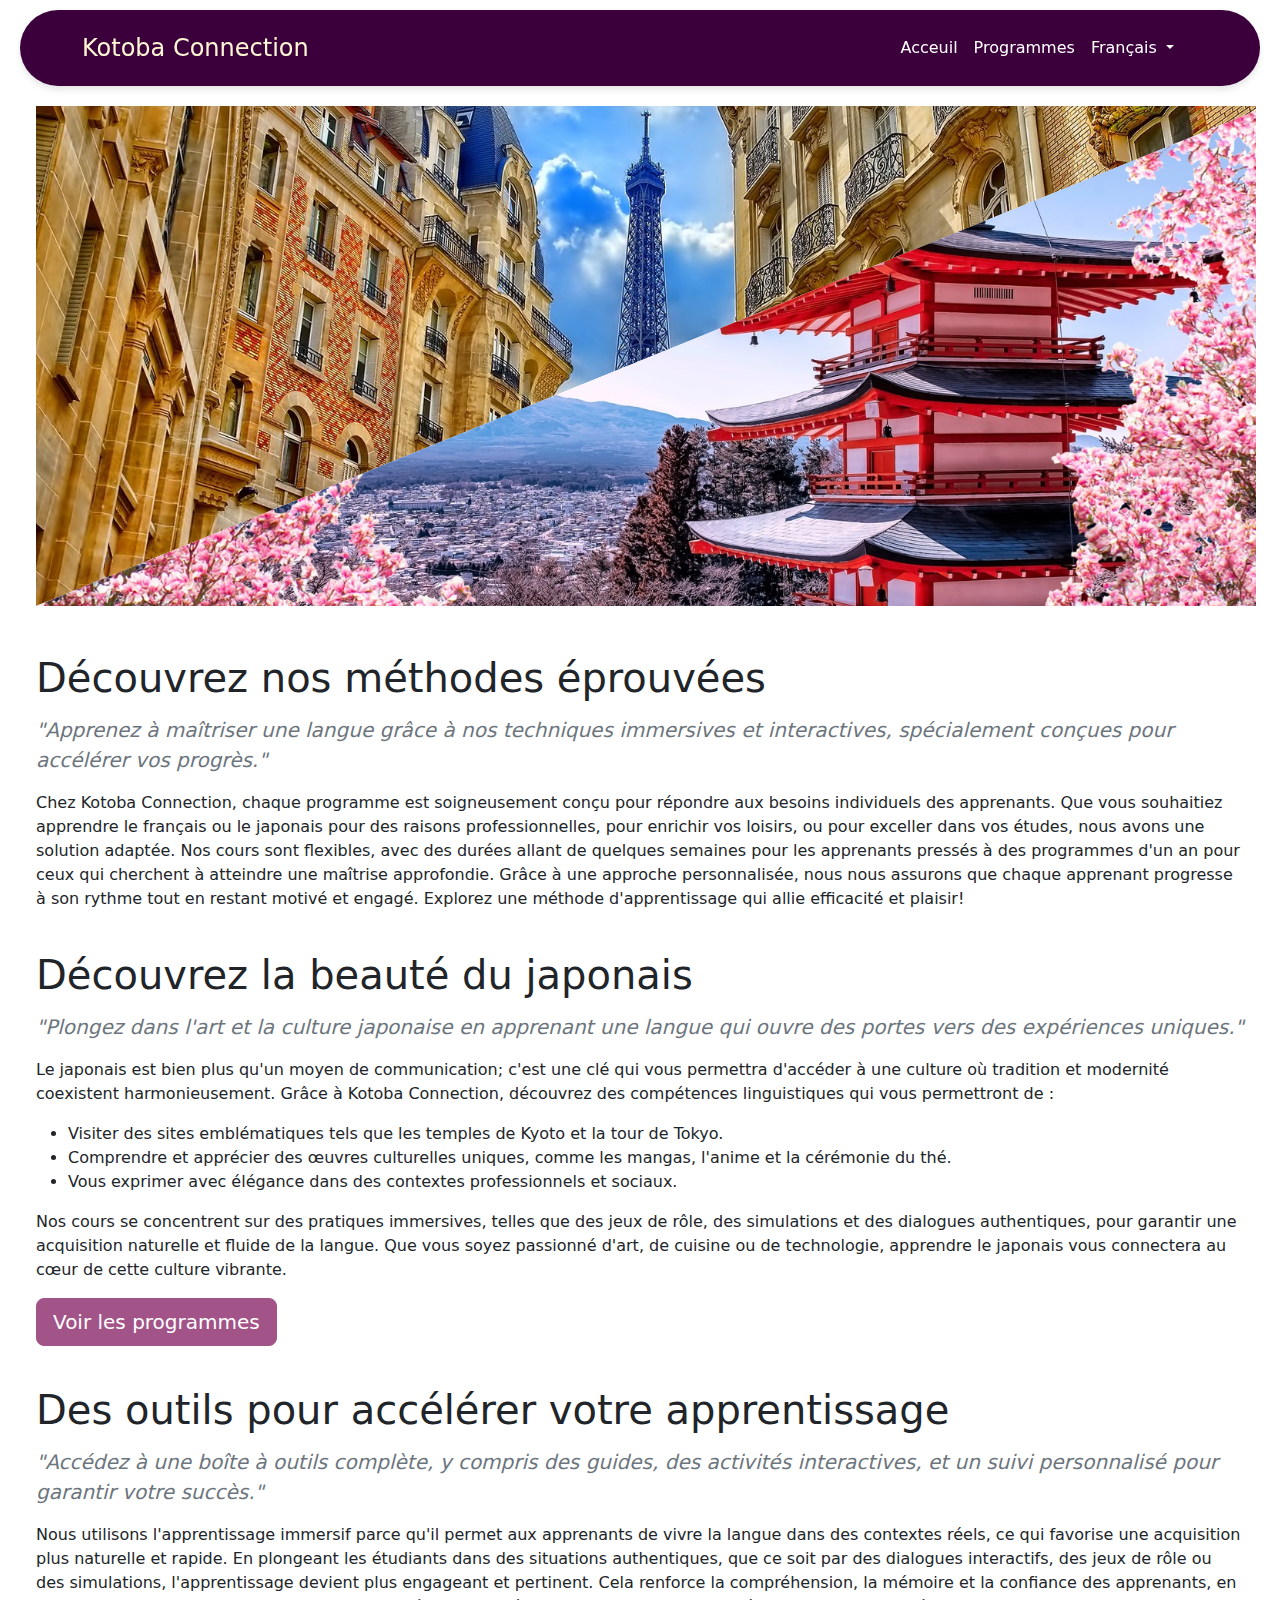
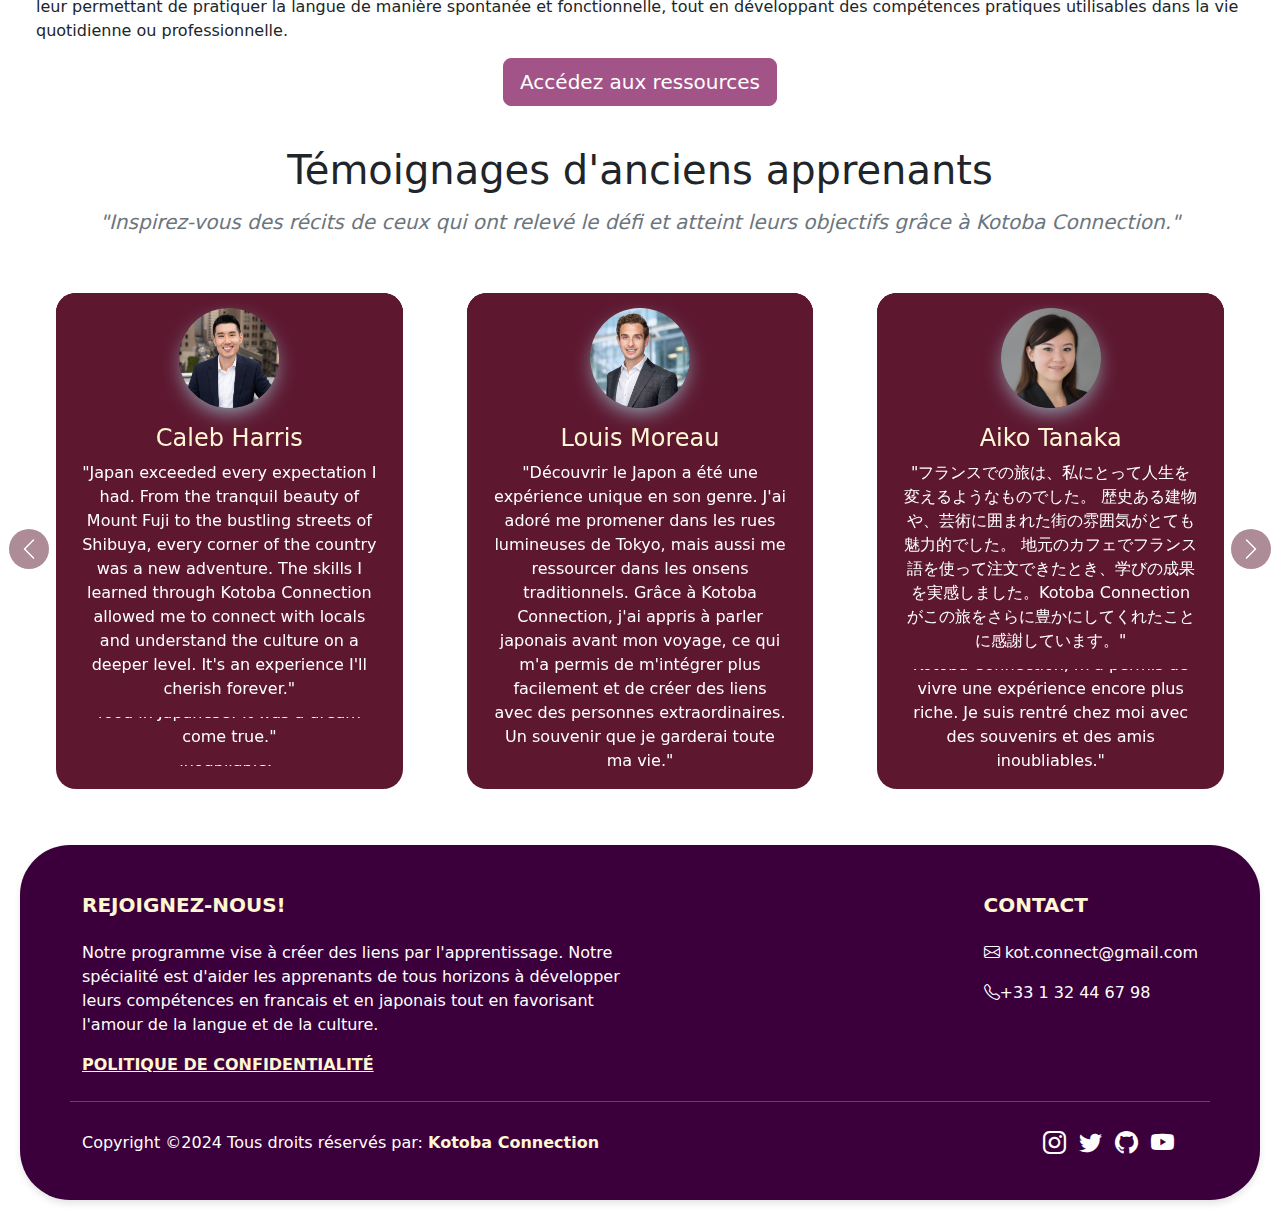
<file: index.html>
<!DOCTYPE html>
<html lang="en">
<head>
    <meta charset="UTF-8">
    <meta name="viewport" content="width=device-width, initial-scale=1.0">
    <title>Home</title>
    <link href="https://cdn.jsdelivr.net/npm/bootstrap@5.3.3/dist/css/bootstrap.min.css" rel="stylesheet" integrity="sha384-QWTKZyjpPEjISv5WaRU9OFeRpok6YctnYmDr5pNlyT2bRjXh0JMhjY6hW+ALEwIH" crossorigin="anonymous">
    <script src="https://cdn.jsdelivr.net/npm/bootstrap@5.3.3/dist/js/bootstrap.bundle.min.js" integrity="sha384-YvpcrYf0tY3lHB60NNkmXc5s9fDVZLESaAA55NDzOxhy9GkcIdslK1eN7N6jIeHz" crossorigin="anonymous"></script>
    <link href="mystyle.css" rel="stylesheet">
    <link href="https://cdn.jsdelivr.net/npm/bootstrap-icons/font/bootstrap-icons.css" rel="stylesheet">
</head>
<body>
    <!-- Navbar -->
    <nav class="navbar navbar-expand-lg nav-bg sticky-top" data-bs-theme="dark">
        <div class="container">
            <!-- Logo/Title -->
            <a class="navbar-brand fs-4 gold-txt" href="#">Kotoba Connection</a>
          <!--Toggle Btn -->
          <button class="navbar-toggler" type="button" data-bs-toggle="offcanvas" data-bs-target="#offcanvasNavbar" aria-controls="offcanvasNavbar" aria-label="Toggle navigation">
            <span class="navbar-toggler-icon"></span>
          </button>
          <div class="offcanvas offcanvas-end" tabindex="-1" id="offcanvasNavbar" aria-labelledby="offcanvasNavbarLabel">
            <div class="offcanvas-header">
              <h5 class="offcanvas-title" id="offcanvasNavbarLabel">Kotoba Connection</h5>
              <button type="button" class="btn-close" data-bs-dismiss="offcanvas" aria-label="Close"></button>
            </div>
            <div class="offcanvas-body">
              <ul class="navbar-nav justify-content-end flex-grow-1 pe-3">
                <li class="nav-item">
                  <a class="nav-link active" aria-current="page" href="index.html">Acceuil</a>
                </li>
                <li class="nav-item">
                  <a class="nav-link active" href="#">Programmes</a>
                </li>
                <li class="nav-item dropdown">
                  <a class="nav-link active dropdown-toggle" href="#" role="button" data-bs-toggle="dropdown" aria-expanded="false">
                    Français
                  </a>
                  <ul class="dropdown-menu">
                    <li><a class="dropdown-item" href="./index_ENG.html">English</a></li>
                    <li><a class="dropdown-item" href="./index_JAP.html">日本語</a></li>
                    <li><a class="dropdown-item" href="./index.html">Francais</a></li>
                  </ul>
                </li>
              </ul>
              
            </div>
          </div>
        </div>
      </nav>

    <!-- Content -->
    <div class="container px-3" id="body-content">
      <div class="row text-center mb-5">
        <div class="col-12 diagonal-container image-container position-relative" style="margin-top: 20px;">
          <div class="image image1"></div>
          <div class="image image2"></div>
      </div>
    </div>
        <div class="row">
            <h1>Découvrez nos méthodes éprouvées</h1>
            <div class="col-12">
              <p class="subheading_txt">"Apprenez à maîtriser une langue grâce à nos techniques immersives et interactives, spécialement conçues pour accélérer vos progrès."</p>

              Chez Kotoba Connection, chaque programme est soigneusement conçu pour répondre aux besoins individuels des apprenants. Que vous souhaitiez apprendre le français ou le japonais pour des raisons professionnelles, pour enrichir vos loisirs, ou pour exceller dans vos études, nous avons une solution adaptée.
              
              Nos cours sont flexibles, avec des durées allant de quelques semaines pour les apprenants pressés à des programmes d'un an pour ceux qui cherchent à atteindre une maîtrise approfondie. Grâce à une approche personnalisée, nous nous assurons que chaque apprenant progresse à son rythme tout en restant motivé et engagé.
              
              Explorez une méthode d'apprentissage qui allie efficacité et plaisir!</div>
        </div>
        
        <div class="row" style="padding-top: 40px;">
            <h1>Découvrez la beauté du japonais</h1>
            <div class="col-12">
              <p class="subheading_txt">"Plongez dans l'art et la culture japonaise en apprenant une langue qui ouvre des portes vers des expériences uniques."</p>
              <p>Le japonais est bien plus qu'un moyen de communication; c'est une clé qui vous permettra d'accéder à une culture où tradition et modernité coexistent harmonieusement. Grâce à Kotoba Connection, découvrez des compétences linguistiques qui vous permettront de :
                <ul>
                  <li>Visiter des sites emblématiques tels que les temples de Kyoto et la tour de Tokyo.</li>
                  <li>Comprendre et apprécier des œuvres culturelles uniques, comme les mangas, l'anime et la cérémonie du thé.</li>
                  <li>Vous exprimer avec élégance dans des contextes professionnels et sociaux.</li>
                </ul>
            
            Nos cours se concentrent sur des pratiques immersives, telles que des jeux de rôle, des simulations et des dialogues authentiques, pour garantir une acquisition naturelle et fluide de la langue. Que vous soyez passionné d'art, de cuisine ou de technologie, apprendre le japonais vous connectera au cœur de cette culture vibrante.</p>
              <button type="button" class="btn btn-primary custom-btn btn-lg">Voir les programmes</button>
            </div>
        </div>
        <div class="row" style="padding-top: 40px;">
            <h1>Des outils pour accélérer votre apprentissage</h1>
            <div class="col-12">
              <p class="subheading_txt">"Accédez à une boîte à outils complète, y compris des guides, des activités interactives, et un suivi personnalisé pour garantir votre succès."</p>
              Nous utilisons l'apprentissage immersif parce qu'il permet aux apprenants de vivre la langue dans des contextes réels, ce qui favorise une acquisition plus naturelle et rapide. En plongeant les étudiants dans des situations authentiques, que ce soit par des dialogues interactifs, des jeux de rôle ou des simulations, l'apprentissage devient plus engageant et pertinent. Cela renforce la compréhension,
              la mémoire et la confiance des apprenants, en leur permettant de pratiquer la langue de manière spontanée et fonctionnelle, tout en développant des compétences pratiques utilisables dans la vie quotidienne ou professionnelle.
              <div class="col text-center" style="margin-top: 15px;">
                <button type="button" class="btn btn-primary custom-btn btn-lg">Accédez aux ressources</button>
              </div>
            </div>
        </div>
        <div class="row" style="padding-top: 40px;">
            <h1 class="text-center">Témoignages d'anciens apprenants</h1>
            <div class="col-12">
              <p class="subheading_txt text-center">"Inspirez-vous des récits de ceux qui ont relevé le défi et atteint leurs objectifs grâce à Kotoba Connection."</p>
            </div>
        </div>
        <div id="carouselExampleCaptions" class="carousel slide" style="margin-top: 40px; margin-bottom: 40px;">
          <div class="carousel-inner">
            <div class="carousel-item active">
              <div class="row">
                <div class="col-md mb-3">
                  <div class="card text-center">
                    <img class="card-img-top" src="./LinkedIn-Headshot-Examples-1.webp" alt="">
                    <div class="card-body">
                      <h4 class="gold-txt">Élise Moreau</h4>
                      <p class="card-text white-txt">"Mon voyage au Japon a été une expérience transformative. Les traditions, la culture et les gens m'ont accueillie avec tant de chaleur. 
                        Découvrir Kyoto, avec ses temples paisibles et ses jardins magnifiques, 
                        m'a permis de voir le monde d'une nouvelle manière. Grâce à Kotoba Connection, j'ai pu communiquer avec 
                        les habitants et mieux comprendre leur mode de vie. C'était une aventure inoubliable."</p>
                    </div>
                  </div>
                </div>
                <div class="col-md mb-3">
                  <div class="card text-center">
                    <img class="card-img-top" src="Tokyo+-+Headshot+-+Photographer+Anthony+Wood+(4).jpg" alt="">
                    <div class="card-body">
                      <h4 class="gold-txt">Haruki Takahashi</h4>
                      <p class="card-text white-txt">"フランスへの旅は私の人生の中で最も思い出深い経験の一つです。パリのエッフェル塔やルーブル美術館、そしてプロヴァンスの美しい風景は、すべて息をのむようなものでした。
                        フランス語を学んだおかげで、地元の人々と交流し、本物のフランス文化に触れることができました。Kotoba Connectionのおかげで、この夢のような冒険が現実になりました!"</p>
                    </div>
                  </div>
                </div>
                <div class="col-md mb-3">
                  <div class="card text-center">
                    <img class="card-img-top" src="./Tokyo+-+Headshot+-+Photographer+Anthony+Wood+(9).jpg" alt="">
                    <div class="card-body">
                      <h4 class="gold-txt">Sakura Tanaka</h4>
                      <p class="card-text white-txt">"フランスで過ごした時間は、私にとって新しい世界を開くものでした。美しい街並み、歴史ある建物、そしてフランス料理は本当に素晴らしかったです。
                        特に地元の市場でフランス語を使って交渉するのは、ちょっとした挑戦でありながら、とても楽しかったです。Kotoba Connectionがなければ、ここまでの経験はできなかったでしょう。"</p>
                    </div>
                  </div>
                </div>
              </div>
            </div>
            <div class="carousel-item active">
              <div class="row">
                <div class="col-md mb-3">
                  <div class="card text-center">
                    <img class="card-img-top" src="./image1.jpg" alt="">
                    <div class="card-body">
                      <h4 class="gold-txt">Ethan Walker</h4>
                      <p class="card-text white-txt">"Traveling to Japan was an eye-opening experience. I was amazed by the blend of modernity and tradition in cities like Tokyo and Osaka. 
                        The hospitality of the locals and their willingness to share their culture made the trip even more special. 
                        Thanks to Kotoba Connection, I felt confident navigating Japan and even ordering food in Japanese! It was a dream come true."</p>
                    </div>
                  </div>
                </div>
                <div class="col-md mb-3">
                  <div class="card text-center">
                    <img class="card-img-top" src="./Tokyo+-+Headshot+-+Photographer+Anthony+Wood+(1).jpg" alt="">
                    <div class="card-body">
                      <h4 class="gold-txt">Madison Reed</h4>
                      <p class="card-text white-txt">"Visiting France was everything I had dreamed of and more. From strolling through Paris to exploring the vineyards in Bordeaux, every moment felt like stepping into a postcard. 
                        Learning French through Kotoba Connection made all the difference—I was able to chat with locals and truly immerse myself in the culture. This trip will always hold a special place in my heart."</p>
                    </div>
                  </div>
                </div>
                <div class="col-md mb-3">
                  <div class="card text-center">
                    <img class="card-img-top" src="./Tokyo+-+Headshot+-+Photographer+Anthony+Wood+(7).jpg" alt="">
                    <div class="card-body">
                      <h4 class="gold-txt">Julien Laurent</h4>
                      <p class="card-text white-txt">"J'ai toujours rêvé de découvrir le Japon, et ce voyage a dépassé toutes mes attentes. De la cuisine exquise à Tokyo aux temples traditionnels de Nara, chaque instant était magique. 
                        Pouvoir converser avec les habitants en japonais, grâce à mes cours avec Kotoba Connection, m'a permis de vivre une expérience encore plus riche. Je suis rentré chez moi avec des souvenirs et des amis inoubliables."</p>
                    </div>
                  </div>
                </div>
              </div>
            </div>
            <div class="carousel-item active">
              <div class="row">
                <div class="col-md mb-3">
                  <div class="card text-center">
                    <img class="card-img-top" src="./linkedin-Headshots.webp" alt="">
                    <div class="card-body">
                      <h4 class="gold-txt">Caleb Harris</h4>
                      <p class="card-text white-txt">"Japan exceeded every expectation I had. From the tranquil beauty of Mount Fuji to the bustling streets of Shibuya, every corner of the country was a new adventure. 
                        The skills I learned through Kotoba Connection allowed me to connect with locals and understand the culture on a deeper level. It's an experience I'll cherish forever."</p>
                    </div>
                  </div>
                </div>
                <div class="col-md mb-3">
                  <div class="card text-center">
                    <img class="card-img-top" src="David-Chang-Photography-Headshots-Toronto-61-1536x1536.jpg" alt="">
                    <div class="card-body">
                      <h4 class="gold-txt">Louis Moreau</h4>
                      <p class="card-text white-txt">"Découvrir le Japon a été une expérience unique en son genre. J'ai adoré me promener dans les rues lumineuses de Tokyo, mais aussi me ressourcer dans les onsens traditionnels. 
                        Grâce à Kotoba Connection, j'ai appris à parler japonais avant mon voyage, ce qui m'a permis de m'intégrer plus facilement et de créer des liens avec des personnes extraordinaires. Un souvenir que je garderai toute ma vie."</p>
                    </div>
                  </div>
                </div>
                <div class="col-md mb-3">
                  <div class="card text-center">
                    <img class="card-img-top" src="./64f1139b7e604f2e5e42a1be_011sJ3HjgjxV8AdQWfLNH4dDQZnDNushzSJETDBXsfk.webp" alt="">
                    <div class="card-body">
                      <h4 class="gold-txt">Aiko Tanaka</h4>
                      <p class="card-text white-txt">"フランスでの旅は、私にとって人生を変えるようなものでした。
                        歴史ある建物や、芸術に囲まれた街の雰囲気がとても魅力的でした。
                        地元のカフェでフランス語を使って注文できたとき、学びの成果を実感しました。Kotoba Connectionがこの旅をさらに豊かにしてくれたことに感謝しています。"</p>
                    </div>
                  </div>
                </div>
              </div>
            </div>
          </div>
          <!-- Left Indicator -->
    <button class="carousel-control-prev" type="button" data-bs-target="#carouselExampleCaptions" data-bs-slide="prev">
      <span class="carousel-control-prev-icon" aria-hidden="true"></span>
      <span class="visually-hidden">Previous</span>
  </button>

  <!-- Right Indicator -->
  <button class="carousel-control-next" type="button" data-bs-target="#carouselExampleCaptions" data-bs-slide="next">
      <span class="carousel-control-next-icon" aria-hidden="true"></span>
      <span class="visually-hidden">Next</span>
  </button>
        
        </div>
        
    </div>

    <!-- Footer -->
    <footer class="footer nav-bg text-white pt-5 pb-4">
        <div class="container text-md-left">
            <div class="row">
              <div class="col-md-6 d-flex flex-column justify-content-start">
                <h5 class="text-uppercase mb-4 fw-bold gold-txt">Rejoignez-nous!</h5>
                <p>Notre programme vise à créer des liens par l'apprentissage. Notre spécialité est d'aider les apprenants de tous horizons à développer leurs compétences en francais et en japonais tout en favorisant l'amour de la langue et de la culture.</p>
                <a href="https://www.websitepolicies.com/blog/sample-privacy-policy-template" class="text-uppercase mb-4 fw-bold gold-txt">Politique de Confidentialité</a>
              </div>
              <div class="col-md-6 d-flex flex-column align-items-end">
                <div class="text-start" style="width: fit-content;">
                  <h5 class="text-uppercase mb-4 fw-bold gold-txt">Contact</h5>
                <p>
                  <i class="bi bi-envelope"></i> kot.connect@gmail.com
                </p>
                <p>
                  <i class="bi bi-telephone"></i>+33 1 32 44 67 98
                </p>
                </div>
              </div>
              <hr class="mb-4">
              <div class="row align-items-center">
                  <div class="col-6">
                    <p> Copyright ©2024 Tous droits réservés par:
                      <a href="#" style="text-decoration: none;">
                        <strong class="gold-txt">Kotoba Connection</strong>
                      </a>
                    </p>
                  </div>
                  <div class="col-6 ms-auto text-end">
                    <div class="text-md-right">
                      <ul class="list-unstyled list-inline">
                        <li class="list-inline-item">
                          <a href="#" class="btn-floating btn-sm text-white" style="font-size: 23px;"><i class="bi bi-instagram"></i></a>
                        </li>
                        <li class="list-inline-item">
                          <a href="#" class="btn-floating btn-sm text-white" style="font-size: 23px;"><i class="bi bi-twitter"></i></a>
                        </li>
                        <li class="list-inline-item">
                          <a href="https://github.com/Kikrovo/Kotoba" class="btn-floating btn-sm text-white" style="font-size: 23px;"><i class="bi bi-github"></i></a>
                        </li>
                        <li class="list-inline-item">
                          <a href="#" class="btn-floating btn-sm text-white" style="font-size: 23px;"><i class="bi bi-youtube"></i></a>
                        </li>
                      </ul>
                    </div>
                  </div>
              </div>
            </div>
        </div>
    </footer>
    
</body>
</html>
</file>
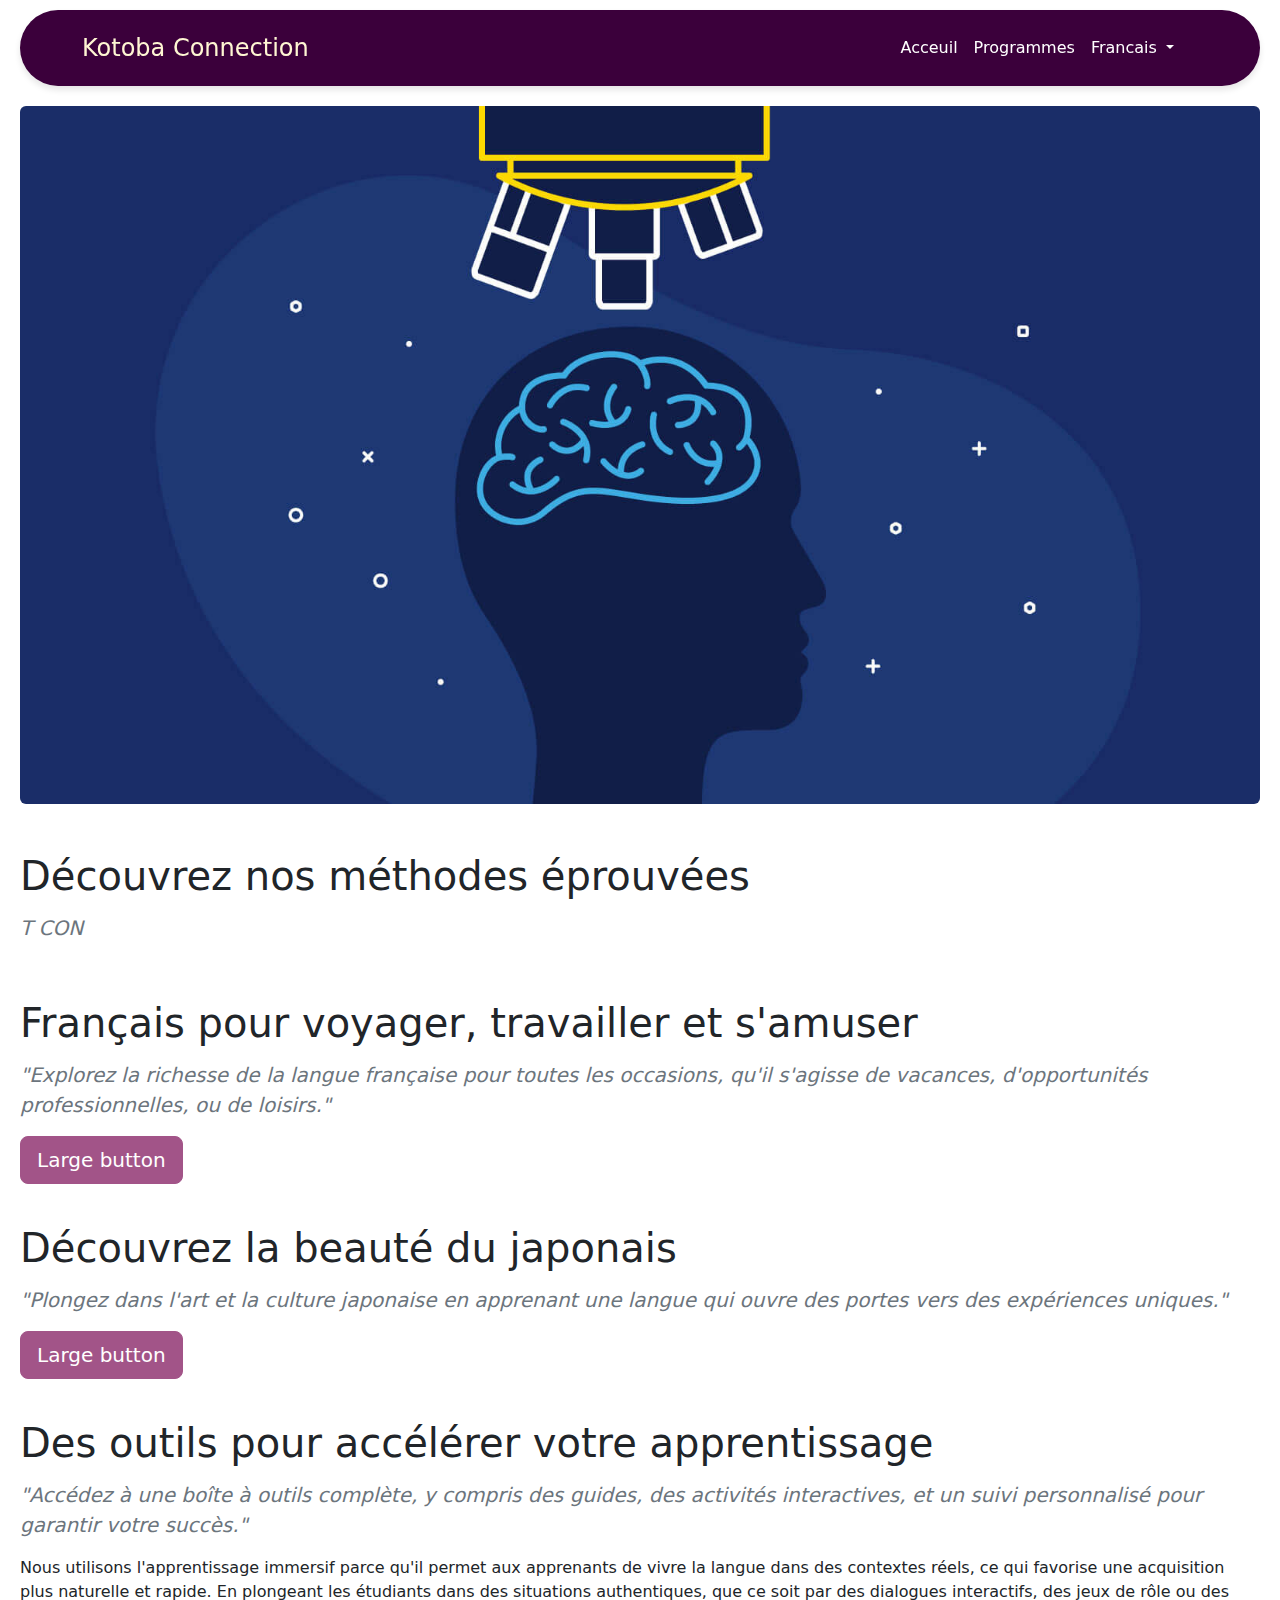
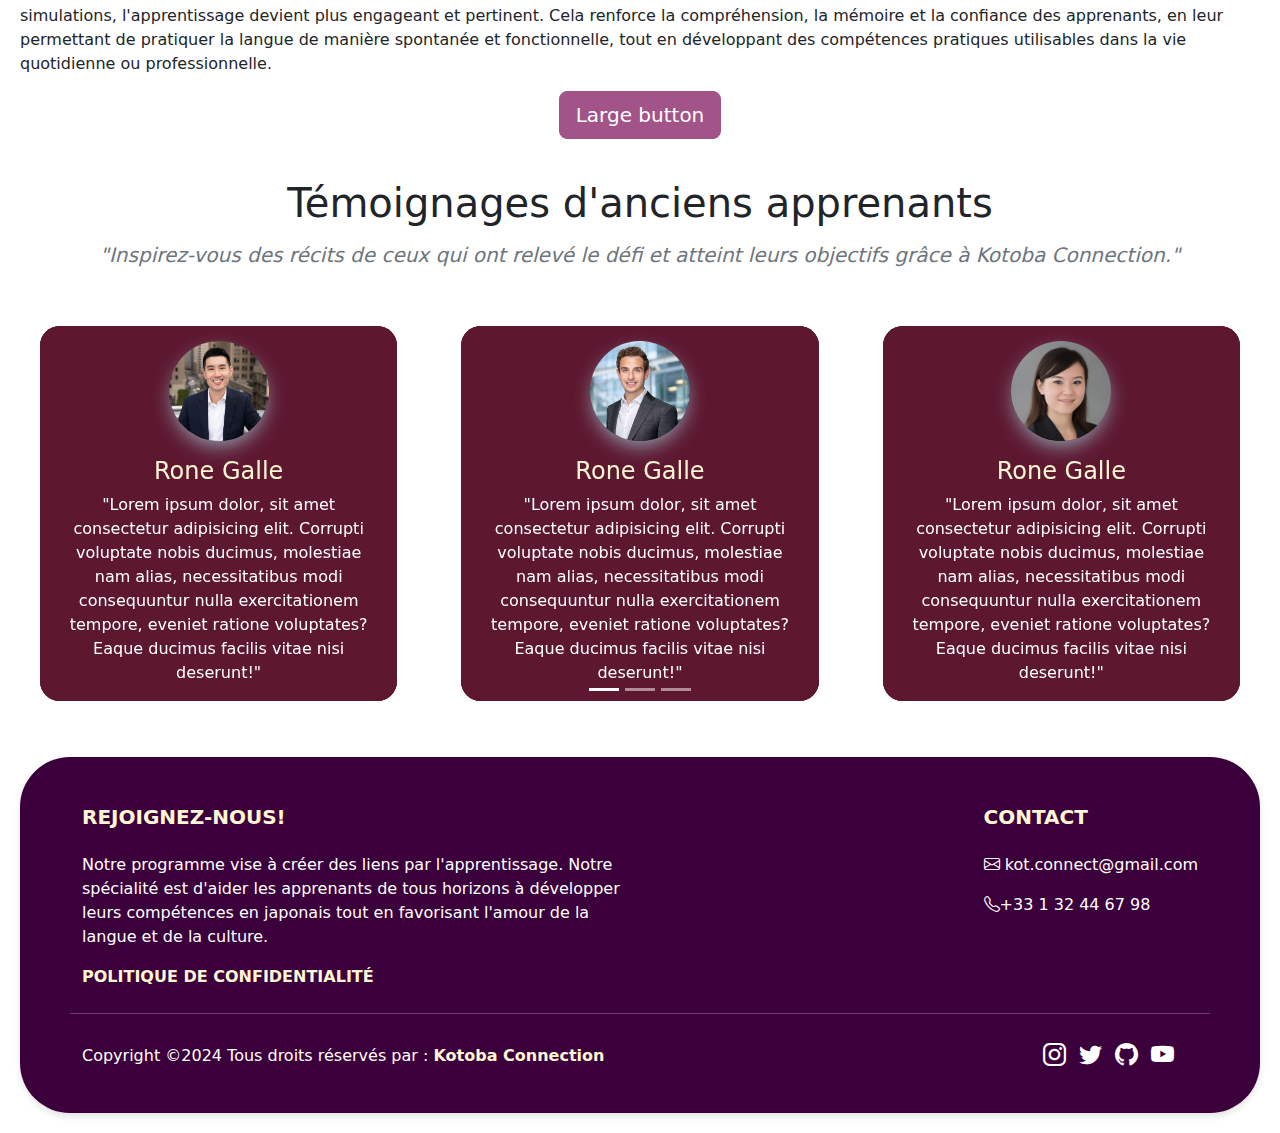
<file: base.html>
<!DOCTYPE html>
<html lang="en">
<head>
    <meta charset="UTF-8">
    <meta name="viewport" content="width=device-width, initial-scale=1.0">
    <title>Home</title>
    <link href="https://cdn.jsdelivr.net/npm/bootstrap@5.3.3/dist/css/bootstrap.min.css" rel="stylesheet" integrity="sha384-QWTKZyjpPEjISv5WaRU9OFeRpok6YctnYmDr5pNlyT2bRjXh0JMhjY6hW+ALEwIH" crossorigin="anonymous">
    <script src="https://cdn.jsdelivr.net/npm/bootstrap@5.3.3/dist/js/bootstrap.bundle.min.js" integrity="sha384-YvpcrYf0tY3lHB60NNkmXc5s9fDVZLESaAA55NDzOxhy9GkcIdslK1eN7N6jIeHz" crossorigin="anonymous"></script>
    <link href="mystyle.css" rel="stylesheet">
    <link href="https://cdn.jsdelivr.net/npm/bootstrap-icons/font/bootstrap-icons.css" rel="stylesheet">
</head>
<body>
    <!-- Navbar -->
    <nav class="navbar navbar-expand-lg nav-bg sticky-top" data-bs-theme="dark">
        <div class="container">
            <!-- Logo/Title -->
          <a class="navbar-brand fs-4 gold-txt" href="#">Kotoba Connection</a>
          <!--Toggle Btn -->
          <button class="navbar-toggler" type="button" data-bs-toggle="offcanvas" data-bs-target="#offcanvasNavbar" aria-controls="offcanvasNavbar" aria-label="Toggle navigation">
            <span class="navbar-toggler-icon"></span>
          </button>
          <div class="offcanvas offcanvas-end" tabindex="-1" id="offcanvasNavbar" aria-labelledby="offcanvasNavbarLabel">
            <div class="offcanvas-header">
              <h5 class="offcanvas-title" id="offcanvasNavbarLabel">Kotoba Connection</h5>
              <button type="button" class="btn-close" data-bs-dismiss="offcanvas" aria-label="Close"></button>
            </div>
            <div class="offcanvas-body">
              <ul class="navbar-nav justify-content-end flex-grow-1 pe-3">
                <li class="nav-item">
                  <a class="nav-link active" aria-current="page" href="#">Acceuil</a>
                </li>
                <li class="nav-item">
                  <a class="nav-link active" href="#">Programmes</a>
                </li>
                <li class="nav-item dropdown">
                  <a class="nav-link active dropdown-toggle" href="#" role="button" data-bs-toggle="dropdown" aria-expanded="false">
                    Francais
                  </a>
                  <ul class="dropdown-menu">
                    <li><a class="dropdown-item" href="#">English</a></li>
                    <li><a class="dropdown-item" href="#">日本語</a></li>
                  </ul>
                </li>
              </ul>
              
            </div>
          </div>
        </div>
      </nav>

    <!-- Content -->
    <div class="container" id="body-content">
      <div class="row text-center mb-5">
        <div class="col-12" style="margin-top: 20px;">
            <img src="what-every-teacher-should-know-about-the-science-of-learning.jpg" class="img-fluid rounded mx-auto d-block" alt="Effective Learning">
        </div>
    </div>
        <div class="row">
            <h1>Découvrez nos méthodes éprouvées</h1>
            <div class="col-12">
              <p class="subheading_txt">T CON</div>
        </div>
        <div class="row" style="padding-top: 40px;">
            <h1>Français pour voyager, travailler et s'amuser</h1>
            <div class="col-12">
              <p class="subheading_txt">"Explorez la richesse de la langue française pour toutes les occasions, qu'il s'agisse de vacances, d'opportunités professionnelles, ou de loisirs."</p>
              <button type="button" class="btn btn-primary custom-btn btn-lg">Large button</button>
            </div>
        </div>
        <div class="row" style="padding-top: 40px;">
            <h1>Découvrez la beauté du japonais</h1>
            <div class="col-12">
              <p class="subheading_txt">"Plongez dans l'art et la culture japonaise en apprenant une langue qui ouvre des portes vers des expériences uniques."</p>
              <button type="button" class="btn btn-primary custom-btn btn-lg">Large button</button>
            </div>
        </div>
        <div class="row" style="padding-top: 40px;">
            <h1>Des outils pour accélérer votre apprentissage</h1>
            <div class="col-12">
              <p class="subheading_txt">"Accédez à une boîte à outils complète, y compris des guides, des activités interactives, et un suivi personnalisé pour garantir votre succès."</p>
              Nous utilisons l'apprentissage immersif parce qu'il permet aux apprenants de vivre la langue dans des contextes réels, ce qui favorise une acquisition plus naturelle et rapide. En plongeant les étudiants dans des situations authentiques, que ce soit par des dialogues interactifs, des jeux de rôle ou des simulations, l'apprentissage devient plus engageant et pertinent. Cela renforce la compréhension,
              la mémoire et la confiance des apprenants, en leur permettant de pratiquer la langue de manière spontanée et fonctionnelle, tout en développant des compétences pratiques utilisables dans la vie quotidienne ou professionnelle.
              <div class="col text-center" style="margin-top: 15px;">
                <button type="button" class="btn btn-primary custom-btn btn-lg">Large button</button>
              </div>
            </div>
        </div>
        <div class="row" style="padding-top: 40px;">
            <h1 class="text-center">Témoignages d'anciens apprenants</h1>
            <div class="col-12">
              <p class="subheading_txt text-center">"Inspirez-vous des récits de ceux qui ont relevé le défi et atteint leurs objectifs grâce à Kotoba Connection."</p>
            </div>
        </div>
        <div id="carouselExampleCaptions" class="carousel slide" style="margin-top: 40px; margin-bottom: 40px;">
          <div class="carousel-indicators">
            <button type="button" data-bs-target="#carouselExampleCaptions" data-bs-slide-to="0" class="active" aria-current="true" aria-label="Slide 1"></button>
            <button type="button" data-bs-target="#carouselExampleCaptions" data-bs-slide-to="1" aria-label="Slide 2"></button>
            <button type="button" data-bs-target="#carouselExampleCaptions" data-bs-slide-to="2" aria-label="Slide 3"></button>
          </div>
          <div class="carousel-inner">
            <div class="carousel-item active">
              <div class="row">
                <div class="col-md mb-3">
                  <div class="card text-center">
                    <img class="card-img-top" src="./LinkedIn-Headshot-Examples-1.webp" alt="">
                    <div class="card-body">
                      <h4 class="gold-txt">Rone Galle</h4>
                      <p class="card-text white-txt">"Lorem ipsum dolor, sit amet consectetur adipisicing elit. Corrupti voluptate nobis ducimus, molestiae nam alias,
                         necessitatibus modi consequuntur nulla exercitationem tempore, eveniet ratione voluptates? Eaque ducimus facilis vitae nisi deserunt!"</p>
                    </div>
                  </div>
                </div>
                <div class="col-md mb-3">
                  <div class="card text-center">
                    <img class="card-img-top" src="Tokyo+-+Headshot+-+Photographer+Anthony+Wood+(4).jpg" alt="">
                    <div class="card-body">
                      <h4 class="gold-txt">Rone Galle</h4>
                      <p class="card-text white-txt">"Lorem ipsum dolor, sit amet consectetur adipisicing elit. Corrupti voluptate nobis ducimus, molestiae nam alias,
                         necessitatibus modi consequuntur nulla exercitationem tempore, eveniet ratione voluptates? Eaque ducimus facilis vitae nisi deserunt!"</p>
                    </div>
                  </div>
                </div>
                <div class="col-md mb-3">
                  <div class="card text-center">
                    <img class="card-img-top" src="./Tokyo+-+Headshot+-+Photographer+Anthony+Wood+(9).jpg" alt="">
                    <div class="card-body">
                      <h4 class="gold-txt">Rone Galle</h4>
                      <p class="card-text white-txt">"Lorem ipsum dolor, sit amet consectetur adipisicing elit. Corrupti voluptate nobis ducimus, molestiae nam alias,
                         necessitatibus modi consequuntur nulla exercitationem tempore, eveniet ratione voluptates? Eaque ducimus facilis vitae nisi deserunt!"</p>
                    </div>
                  </div>
                </div>
              </div>
            </div>
            <div class="carousel-item active">
              <div class="row">
                <div class="col-md mb-3">
                  <div class="card text-center">
                    <img class="card-img-top" src="./image1.jpg" alt="">
                    <div class="card-body">
                      <h4 class="gold-txt">Rone Galle</h4>
                      <p class="card-text white-txt">"Lorem ipsum dolor, sit amet consectetur adipisicing elit. Corrupti voluptate nobis ducimus, molestiae nam alias,
                         necessitatibus modi consequuntur nulla exercitationem tempore, eveniet ratione voluptates? Eaque ducimus facilis vitae nisi deserunt!"</p>
                    </div>
                  </div>
                </div>
                <div class="col-md mb-3">
                  <div class="card text-center">
                    <img class="card-img-top" src="./Tokyo+-+Headshot+-+Photographer+Anthony+Wood+(1).jpg" alt="">
                    <div class="card-body">
                      <h4 class="gold-txt">Rone Galle</h4>
                      <p class="card-text white-txt">"Lorem ipsum dolor, sit amet consectetur adipisicing elit. Corrupti voluptate nobis ducimus, molestiae nam alias,
                         necessitatibus modi consequuntur nulla exercitationem tempore, eveniet ratione voluptates? Eaque ducimus facilis vitae nisi deserunt!"</p>
                    </div>
                  </div>
                </div>
                <div class="col-md mb-3">
                  <div class="card text-center">
                    <img class="card-img-top" src="./Tokyo+-+Headshot+-+Photographer+Anthony+Wood+(7).jpg" alt="">
                    <div class="card-body">
                      <h4 class="gold-txt">Rone Galle</h4>
                      <p class="card-text white-txt">"Lorem ipsum dolor, sit amet consectetur adipisicing elit. Corrupti voluptate nobis ducimus, molestiae nam alias,
                         necessitatibus modi consequuntur nulla exercitationem tempore, eveniet ratione voluptates? Eaque ducimus facilis vitae nisi deserunt!"</p>
                    </div>
                  </div>
                </div>
              </div>
            </div>
            <div class="carousel-item active">
              <div class="row">
                <div class="col-md mb-3">
                  <div class="card text-center">
                    <img class="card-img-top" src="./linkedin-Headshots.webp" alt="">
                    <div class="card-body">
                      <h4 class="gold-txt">Rone Galle</h4>
                      <p class="card-text white-txt">"Lorem ipsum dolor, sit amet consectetur adipisicing elit. Corrupti voluptate nobis ducimus, molestiae nam alias,
                         necessitatibus modi consequuntur nulla exercitationem tempore, eveniet ratione voluptates? Eaque ducimus facilis vitae nisi deserunt!"</p>
                    </div>
                  </div>
                </div>
                <div class="col-md mb-3">
                  <div class="card text-center">
                    <img class="card-img-top" src="David-Chang-Photography-Headshots-Toronto-61-1536x1536.jpg" alt="">
                    <div class="card-body">
                      <h4 class="gold-txt">Rone Galle</h4>
                      <p class="card-text white-txt">"Lorem ipsum dolor, sit amet consectetur adipisicing elit. Corrupti voluptate nobis ducimus, molestiae nam alias,
                         necessitatibus modi consequuntur nulla exercitationem tempore, eveniet ratione voluptates? Eaque ducimus facilis vitae nisi deserunt!"</p>
                    </div>
                  </div>
                </div>
                <div class="col-md mb-3">
                  <div class="card text-center">
                    <img class="card-img-top" src="./64f1139b7e604f2e5e42a1be_011sJ3HjgjxV8AdQWfLNH4dDQZnDNushzSJETDBXsfk.webp" alt="">
                    <div class="card-body">
                      <h4 class="gold-txt">Rone Galle</h4>
                      <p class="card-text white-txt">"Lorem ipsum dolor, sit amet consectetur adipisicing elit. Corrupti voluptate nobis ducimus, molestiae nam alias,
                         necessitatibus modi consequuntur nulla exercitationem tempore, eveniet ratione voluptates? Eaque ducimus facilis vitae nisi deserunt!"</p>
                    </div>
                  </div>
                </div>
              </div>
            </div>
          </div>
        
        </div>
        
    </div>

    <!-- Footer -->
    <footer class="nav-bg text-white pt-5 pb-4">
        <div class="container text-md-left">
            <div class="row">
              <div class="col-md-6 d-flex flex-column justify-content-start">
                <h5 class="text-uppercase mb-4 fw-bold gold-txt">Rejoignez-nous!</h5>
                <p>Notre programme vise à créer des liens par l'apprentissage. Notre spécialité est d'aider les apprenants de tous horizons à développer leurs compétences en japonais tout en favorisant l'amour de la langue et de la culture.</p>
                <p class="text-uppercase mb-4 fw-bold gold-txt">Politique de Confidentialité</p>
              </div>
              <div class="col-md-6 d-flex flex-column align-items-end">
                <div class="text-start" style="width: fit-content;">
                  <h5 class="text-uppercase mb-4 fw-bold gold-txt">Contact</h5>
                <p>
                  <i class="bi bi-envelope"></i> kot.connect@gmail.com
                </p>
                <p>
                  <i class="bi bi-telephone"></i>+33 1 32 44 67 98
                </p>
                </div>
              </div>
              <hr class="mb-4">
              <div class="row align-items-center">
                  <div class="col-6">
                    <p> Copyright ©2024 Tous droits réservés par :
                      <a href="#" style="text-decoration: none;">
                        <strong class="gold-txt">Kotoba Connection</strong>
                      </a>
                    </p>
                  </div>
                  <div class="col-6 ms-auto text-end">
                    <div class="text-md-right">
                      <ul class="list-unstyled list-inline">
                        <li class="list-inline-item">
                          <a href="#" class="btn-floating btn-sm text-white" style="font-size: 23px;"><i class="bi bi-instagram"></i></a>
                        </li>
                        <li class="list-inline-item">
                          <a href="#" class="btn-floating btn-sm text-white" style="font-size: 23px;"><i class="bi bi-twitter"></i></a>
                        </li>
                        <li class="list-inline-item">
                          <a href="#" class="btn-floating btn-sm text-white" style="font-size: 23px;"><i class="bi bi-github"></i></a>
                        </li>
                        <li class="list-inline-item">
                          <a href="#" class="btn-floating btn-sm text-white" style="font-size: 23px;"><i class="bi bi-youtube"></i></a>
                        </li>
                      </ul>
                    </div>
                  </div>
              </div>
            </div>
        </div>
    </footer>
    
</body>
</html>
</file>
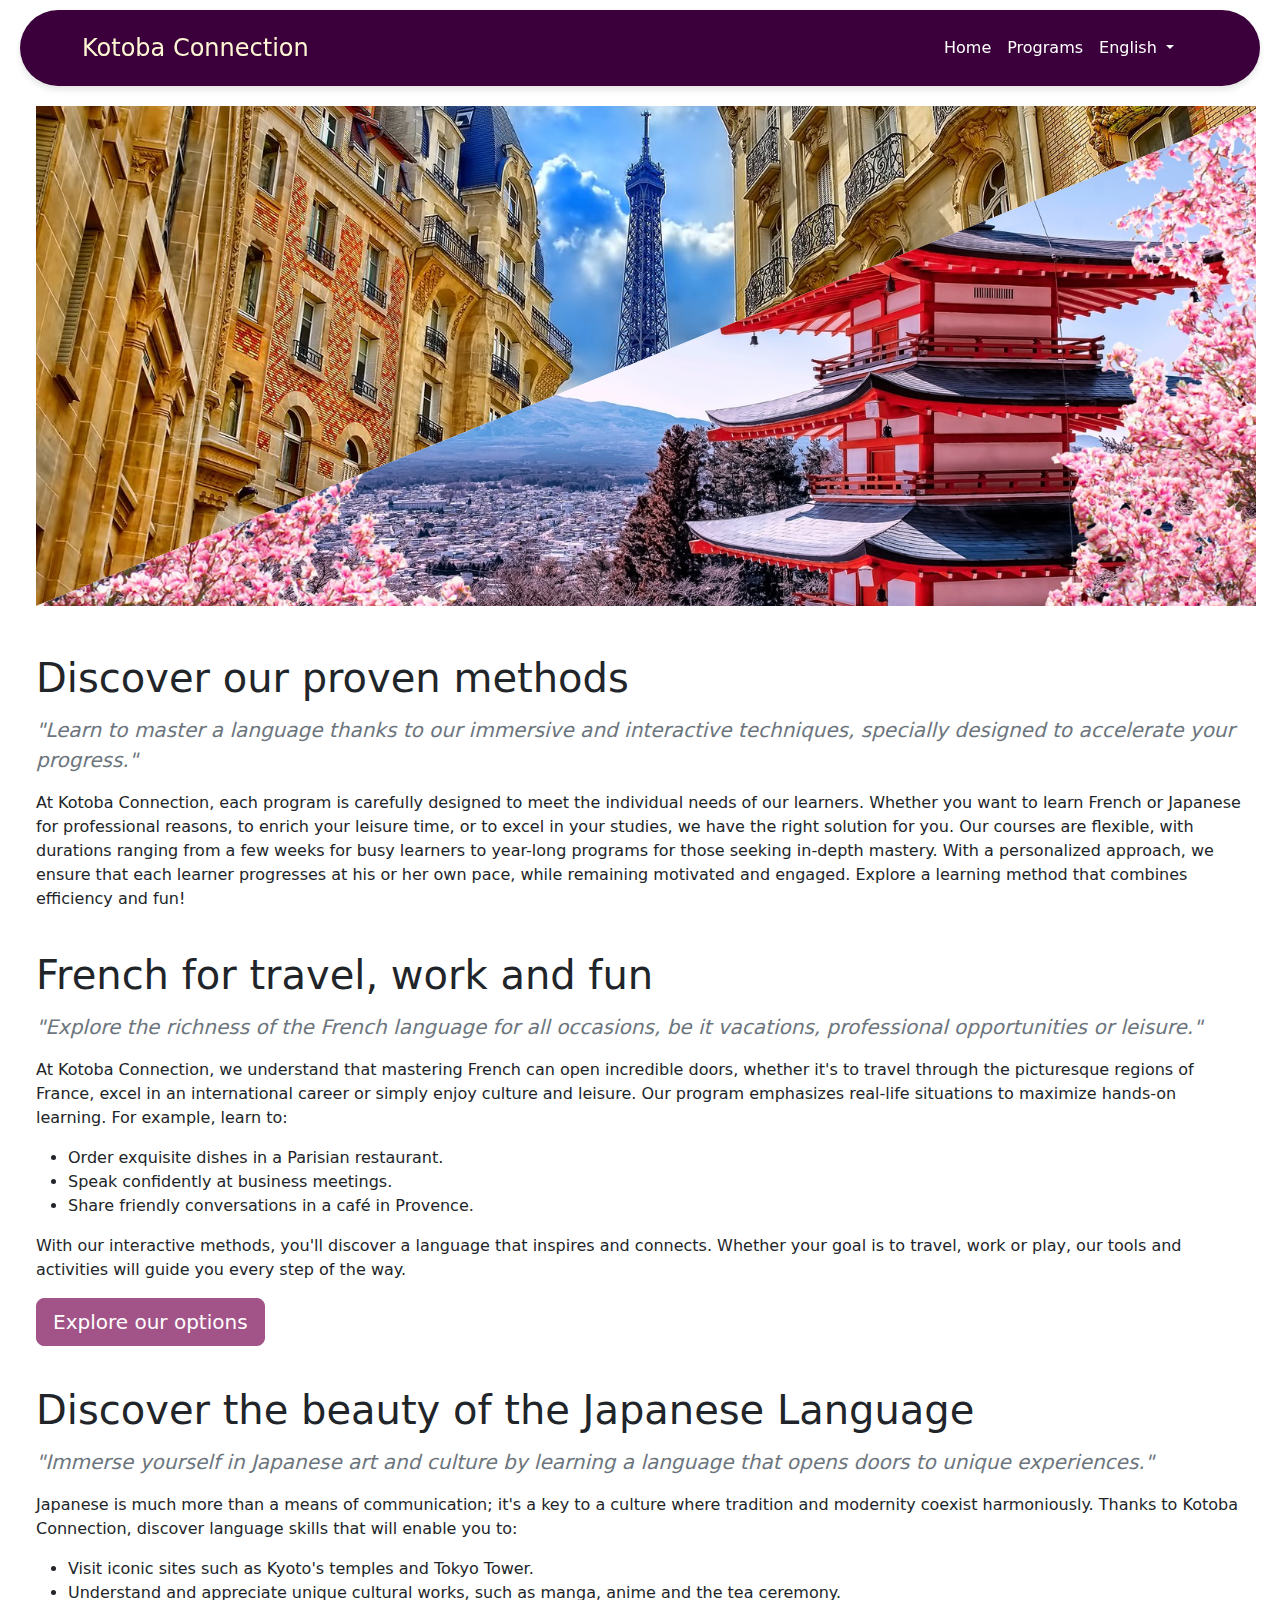
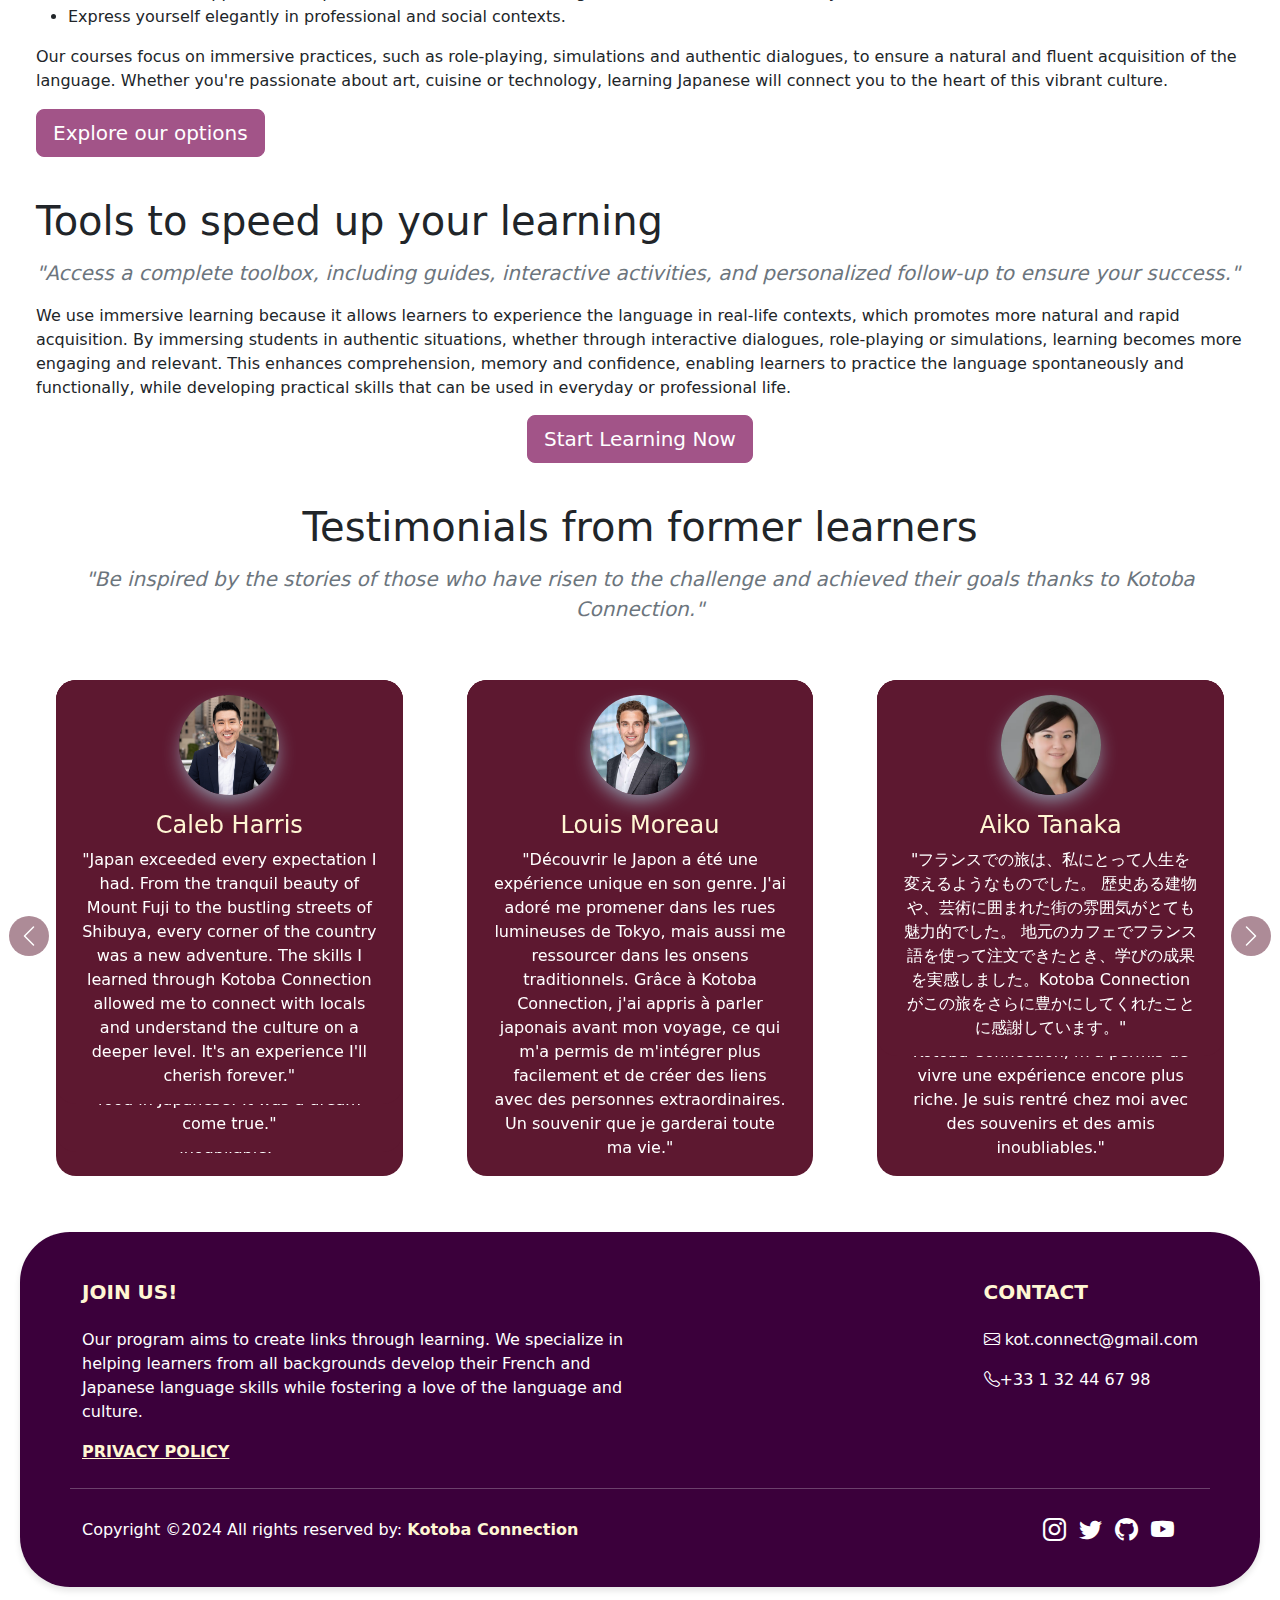
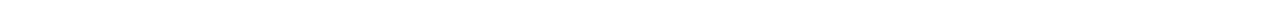
<file: index_ENG.html>
<!DOCTYPE html>
<html lang="en">
<head>
    <meta charset="UTF-8">
    <meta name="viewport" content="width=device-width, initial-scale=1.0">
    <title>Home</title>
    <link href="https://cdn.jsdelivr.net/npm/bootstrap@5.3.3/dist/css/bootstrap.min.css" rel="stylesheet" integrity="sha384-QWTKZyjpPEjISv5WaRU9OFeRpok6YctnYmDr5pNlyT2bRjXh0JMhjY6hW+ALEwIH" crossorigin="anonymous">
    <script src="https://cdn.jsdelivr.net/npm/bootstrap@5.3.3/dist/js/bootstrap.bundle.min.js" integrity="sha384-YvpcrYf0tY3lHB60NNkmXc5s9fDVZLESaAA55NDzOxhy9GkcIdslK1eN7N6jIeHz" crossorigin="anonymous"></script>
    <link href="mystyle.css" rel="stylesheet">
    <link href="https://cdn.jsdelivr.net/npm/bootstrap-icons/font/bootstrap-icons.css" rel="stylesheet">
</head>
<body>
    <!-- Navbar -->
    <nav class="navbar navbar-expand-lg nav-bg sticky-top" data-bs-theme="dark">
        <div class="container">
            <!-- Logo/Title -->
            <a class="navbar-brand fs-4 gold-txt" href="#">Kotoba Connection</a>
          <!--Toggle Btn -->
          <button class="navbar-toggler" type="button" data-bs-toggle="offcanvas" data-bs-target="#offcanvasNavbar" aria-controls="offcanvasNavbar" aria-label="Toggle navigation">
            <span class="navbar-toggler-icon"></span>
          </button>
          <div class="offcanvas offcanvas-end" tabindex="-1" id="offcanvasNavbar" aria-labelledby="offcanvasNavbarLabel">
            <div class="offcanvas-header">
              <h5 class="offcanvas-title" id="offcanvasNavbarLabel">Kotoba Connection</h5>
              <button type="button" class="btn-close" data-bs-dismiss="offcanvas" aria-label="Close"></button>
            </div>
            <div class="offcanvas-body">
              <ul class="navbar-nav justify-content-end flex-grow-1 pe-3">
                <li class="nav-item">
                  <a class="nav-link active" aria-current="page" href="index.html">Home</a>
                </li>
                <li class="nav-item">
                  <a class="nav-link active" href="#">Programs</a>
                </li>
                <li class="nav-item dropdown">
                  <a class="nav-link active dropdown-toggle" href="#" role="button" data-bs-toggle="dropdown" aria-expanded="false">
                    English
                  </a>
                  <ul class="dropdown-menu">
                    <li><a class="dropdown-item" href="./index_ENG.html">English</a></li>
                    <li><a class="dropdown-item" href="./index_JAP.html">日本語</a></li>
                    <li><a class="dropdown-item" href="./index.html">Français</a></li>
                  </ul>
                </li>
              </ul>
              
            </div>
          </div>
        </div>
      </nav>
      <script>
        document.addEventListener('DOMContentLoaded', function() {
            // Get the current URL
            var currentPage = window.location.pathname;
            
            // Get the language link element
            var languageLink = document.getElementById('language-link');
        
            // Check the current page and update the language link text
            if (currentPage.includes('index_ENG.html')) {
                languageLink.textContent = 'English';
            } else if (currentPage.includes('index_JAP.html')) {
                languageLink.textContent = '日本語';
            } else if (currentPage.includes('index_FR.html')) {
                languageLink.textContent = 'Français';
            }
        });
        </script>

    <!-- Content -->
    <div class="container px-3" id="body-content">
      <div class="row text-center mb-5">
        <div class="col-12 diagonal-container image-container position-relative" style="margin-top: 20px;">
          <div class="image image1"></div>
          <div class="image image2"></div>
      </div>
    </div>
        <div class="row">
            <h1>Discover our proven methods</h1>
            <div class="col-12">
              <p class="subheading_txt">"Learn to master a language thanks to our immersive and interactive techniques, specially designed to accelerate your progress."</p>

              At Kotoba Connection, each program is carefully designed to meet the individual needs of our learners. Whether you want to learn French or Japanese for professional reasons, to enrich your leisure time, or to excel in your studies, we have the right solution for you.
              
              Our courses are flexible, with durations ranging from a few weeks for busy learners to year-long programs for those seeking in-depth mastery. With a personalized approach, we ensure that each learner progresses at his or her own pace, while remaining motivated and engaged.
              
              Explore a learning method that combines efficiency and fun!</div>
        </div>
        <div class="row" style="padding-top: 40px;">
            <h1>French for travel, work and fun</h1>
            <div class="col-12">
              <p class="subheading_txt">"Explore the richness of the French language for all occasions, be it vacations, professional opportunities or leisure."</p>
              <p>At Kotoba Connection, we understand that mastering French can open incredible doors, whether it's to travel through the picturesque regions of France, excel in an international career or simply enjoy culture and leisure.

                Our program emphasizes real-life situations to maximize hands-on learning. For example, learn to:
                    <ul>
                        <li>Order exquisite dishes in a Parisian restaurant.</li>
                        <li>Speak confidently at business meetings.</li>
                        <li>Share friendly conversations in a café in Provence.</li>
                    </ul>
                    With our interactive methods, you'll discover a language that inspires and connects. Whether your goal is to travel, work or play, our tools and activities will guide you every step of the way.</p>
              <button type="button" class="btn btn-primary custom-btn btn-lg">Explore our options</button>
            </div>
        </div>
        <div class="row" style="padding-top: 40px;">
            <h1>Discover the beauty of the Japanese Language</h1>
            <div class="col-12">
              <p class="subheading_txt">"Immerse yourself in Japanese art and culture by learning a language that opens doors to unique experiences."</p>
              <p>Japanese is much more than a means of communication; it's a key to a culture where tradition and modernity coexist harmoniously. Thanks to Kotoba Connection, discover language skills that will enable you to:
                <ul>
                  <li>Visit iconic sites such as Kyoto's temples and Tokyo Tower.</li>
                  <li>Understand and appreciate unique cultural works, such as manga, anime and the tea ceremony.</li>
                  <li>Express yourself elegantly in professional and social contexts.</li>
                </ul>
            
                Our courses focus on immersive practices, such as role-playing, simulations and authentic dialogues, to ensure a natural and fluent acquisition of the language. Whether you're passionate about art, cuisine or technology, learning Japanese will connect you to the heart of this vibrant culture.</p>
              <button type="button" class="btn btn-primary custom-btn btn-lg">Explore our options</button>
            </div>
        </div>
        <div class="row" style="padding-top: 40px;">
            <h1>Tools to speed up your learning</h1>
            <div class="col-12">
              <p class="subheading_txt">"Access a complete toolbox, including guides, interactive activities, and personalized follow-up to ensure your success."</p>
              We use immersive learning because it allows learners to experience the language in real-life contexts, which promotes more natural and rapid acquisition. By immersing students in authentic situations, whether through interactive dialogues, role-playing or simulations, learning becomes more engaging and relevant. This enhances comprehension,
              memory and confidence, enabling learners to practice the language spontaneously and functionally, while developing practical skills that can be used in everyday or professional life.
              <div class="col text-center" style="margin-top: 15px;">
                <button type="button" class="btn btn-primary custom-btn btn-lg">Start Learning Now</button>
              </div>
            </div>
        </div>
        <div class="row" style="padding-top: 40px;">
            <h1 class="text-center">Testimonials from former learners</h1>
            <div class="col-12">
              <p class="subheading_txt text-center">"Be inspired by the stories of those who have risen to the challenge and achieved their goals thanks to Kotoba Connection."</p>
            </div>
        </div>
        <div id="carouselExampleCaptions" class="carousel slide" style="margin-top: 40px; margin-bottom: 40px;">
          <div class="carousel-inner">
            <div class="carousel-item active">
              <div class="row">
                <div class="col-md mb-3">
                  <div class="card text-center">
                    <img class="card-img-top" src="./LinkedIn-Headshot-Examples-1.webp" alt="">
                    <div class="card-body">
                      <h4 class="gold-txt">Élise Moreau</h4>
                      <p class="card-text white-txt">"Mon voyage au Japon a été une expérience transformative. Les traditions, la culture et les gens m'ont accueillie avec tant de chaleur. 
                        Découvrir Kyoto, avec ses temples paisibles et ses jardins magnifiques, 
                        m'a permis de voir le monde d'une nouvelle manière. Grâce à Kotoba Connection, j'ai pu communiquer avec 
                        les habitants et mieux comprendre leur mode de vie. C'était une aventure inoubliable."</p>
                    </div>
                  </div>
                </div>
                <div class="col-md mb-3">
                  <div class="card text-center">
                    <img class="card-img-top" src="Tokyo+-+Headshot+-+Photographer+Anthony+Wood+(4).jpg" alt="">
                    <div class="card-body">
                      <h4 class="gold-txt">Haruki Takahashi</h4>
                      <p class="card-text white-txt">"フランスへの旅は私の人生の中で最も思い出深い経験の一つです。パリのエッフェル塔やルーブル美術館、そしてプロヴァンスの美しい風景は、すべて息をのむようなものでした。
                        フランス語を学んだおかげで、地元の人々と交流し、本物のフランス文化に触れることができました。Kotoba Connectionのおかげで、この夢のような冒険が現実になりました!"</p>
                    </div>
                  </div>
                </div>
                <div class="col-md mb-3">
                  <div class="card text-center">
                    <img class="card-img-top" src="./Tokyo+-+Headshot+-+Photographer+Anthony+Wood+(9).jpg" alt="">
                    <div class="card-body">
                      <h4 class="gold-txt">Sakura Tanaka</h4>
                      <p class="card-text white-txt">"フランスで過ごした時間は、私にとって新しい世界を開くものでした。美しい街並み、歴史ある建物、そしてフランス料理は本当に素晴らしかったです。
                        特に地元の市場でフランス語を使って交渉するのは、ちょっとした挑戦でありながら、とても楽しかったです。Kotoba Connectionがなければ、ここまでの経験はできなかったでしょう。"</p>
                    </div>
                  </div>
                </div>
              </div>
            </div>
            <div class="carousel-item active">
              <div class="row">
                <div class="col-md mb-3">
                  <div class="card text-center">
                    <img class="card-img-top" src="./image1.jpg" alt="">
                    <div class="card-body">
                      <h4 class="gold-txt">Ethan Walker</h4>
                      <p class="card-text white-txt">"Traveling to Japan was an eye-opening experience. I was amazed by the blend of modernity and tradition in cities like Tokyo and Osaka. 
                        The hospitality of the locals and their willingness to share their culture made the trip even more special. 
                        Thanks to Kotoba Connection, I felt confident navigating Japan and even ordering food in Japanese! It was a dream come true."</p>
                    </div>
                  </div>
                </div>
                <div class="col-md mb-3">
                  <div class="card text-center">
                    <img class="card-img-top" src="./Tokyo+-+Headshot+-+Photographer+Anthony+Wood+(1).jpg" alt="">
                    <div class="card-body">
                      <h4 class="gold-txt">Madison Reed</h4>
                      <p class="card-text white-txt">"Visiting France was everything I had dreamed of and more. From strolling through Paris to exploring the vineyards in Bordeaux, every moment felt like stepping into a postcard. 
                        Learning French through Kotoba Connection made all the difference—I was able to chat with locals and truly immerse myself in the culture. This trip will always hold a special place in my heart."</p>
                    </div>
                  </div>
                </div>
                <div class="col-md mb-3">
                  <div class="card text-center">
                    <img class="card-img-top" src="./Tokyo+-+Headshot+-+Photographer+Anthony+Wood+(7).jpg" alt="">
                    <div class="card-body">
                      <h4 class="gold-txt">Julien Laurent</h4>
                      <p class="card-text white-txt">"J'ai toujours rêvé de découvrir le Japon, et ce voyage a dépassé toutes mes attentes. De la cuisine exquise à Tokyo aux temples traditionnels de Nara, chaque instant était magique. 
                        Pouvoir converser avec les habitants en japonais, grâce à mes cours avec Kotoba Connection, m'a permis de vivre une expérience encore plus riche. Je suis rentré chez moi avec des souvenirs et des amis inoubliables."</p>
                    </div>
                  </div>
                </div>
              </div>
            </div>
            <div class="carousel-item active">
              <div class="row">
                <div class="col-md mb-3">
                  <div class="card text-center">
                    <img class="card-img-top" src="./linkedin-Headshots.webp" alt="">
                    <div class="card-body">
                      <h4 class="gold-txt">Caleb Harris</h4>
                      <p class="card-text white-txt">"Japan exceeded every expectation I had. From the tranquil beauty of Mount Fuji to the bustling streets of Shibuya, every corner of the country was a new adventure. 
                        The skills I learned through Kotoba Connection allowed me to connect with locals and understand the culture on a deeper level. It's an experience I'll cherish forever."</p>
                    </div>
                  </div>
                </div>
                <div class="col-md mb-3">
                  <div class="card text-center">
                    <img class="card-img-top" src="David-Chang-Photography-Headshots-Toronto-61-1536x1536.jpg" alt="">
                    <div class="card-body">
                      <h4 class="gold-txt">Louis Moreau</h4>
                      <p class="card-text white-txt">"Découvrir le Japon a été une expérience unique en son genre. J'ai adoré me promener dans les rues lumineuses de Tokyo, mais aussi me ressourcer dans les onsens traditionnels. 
                        Grâce à Kotoba Connection, j'ai appris à parler japonais avant mon voyage, ce qui m'a permis de m'intégrer plus facilement et de créer des liens avec des personnes extraordinaires. Un souvenir que je garderai toute ma vie."</p>
                    </div>
                  </div>
                </div>
                <div class="col-md mb-3">
                  <div class="card text-center">
                    <img class="card-img-top" src="./64f1139b7e604f2e5e42a1be_011sJ3HjgjxV8AdQWfLNH4dDQZnDNushzSJETDBXsfk.webp" alt="">
                    <div class="card-body">
                      <h4 class="gold-txt">Aiko Tanaka</h4>
                      <p class="card-text white-txt">"フランスでの旅は、私にとって人生を変えるようなものでした。
                        歴史ある建物や、芸術に囲まれた街の雰囲気がとても魅力的でした。
                        地元のカフェでフランス語を使って注文できたとき、学びの成果を実感しました。Kotoba Connectionがこの旅をさらに豊かにしてくれたことに感謝しています。"</p>
                    </div>
                  </div>
                </div>
              </div>
            </div>
          </div>
          <!-- Left Indicator -->
    <button class="carousel-control-prev" type="button" data-bs-target="#carouselExampleCaptions" data-bs-slide="prev">
      <span class="carousel-control-prev-icon" aria-hidden="true"></span>
      <span class="visually-hidden">Previous</span>
  </button>

  <!-- Right Indicator -->
  <button class="carousel-control-next" type="button" data-bs-target="#carouselExampleCaptions" data-bs-slide="next">
      <span class="carousel-control-next-icon" aria-hidden="true"></span>
      <span class="visually-hidden">Next</span>
  </button>
        
        </div>
        
    </div>

    <!-- Footer -->
    <footer class="footer nav-bg text-white pt-5 pb-4">
        <div class="container text-md-left">
            <div class="row">
              <div class="col-md-6 d-flex flex-column justify-content-start">
                <h5 class="text-uppercase mb-4 fw-bold gold-txt">Join us!</h5>
                <p>Our program aims to create links through learning. We specialize in helping learners from all backgrounds develop their French and Japanese language skills while fostering a love of the language and culture.</p>
                <a href="https://www.websitepolicies.com/blog/sample-privacy-policy-template" class="text-uppercase mb-4 fw-bold gold-txt">Privacy Policy</a>
              </div>
              <div class="col-md-6 d-flex flex-column align-items-end">
                <div class="text-start" style="width: fit-content;">
                  <h5 class="text-uppercase mb-4 fw-bold gold-txt">Contact</h5>
                <p>
                  <i class="bi bi-envelope"></i> kot.connect@gmail.com
                </p>
                <p>
                  <i class="bi bi-telephone"></i>+33 1 32 44 67 98
                </p>
                </div>
              </div>
              <hr class="mb-4">
              <div class="row align-items-center">
                  <div class="col-6">
                    <p> Copyright ©2024 All rights reserved by:
                      <a href="#" style="text-decoration: none;">
                        <strong class="gold-txt">Kotoba Connection</strong>
                      </a>
                    </p>
                  </div>
                  <div class="col-6 ms-auto text-end">
                    <div class="text-md-right">
                      <ul class="list-unstyled list-inline">
                        <li class="list-inline-item">
                          <a href="#" class="btn-floating btn-sm text-white" style="font-size: 23px;"><i class="bi bi-instagram"></i></a>
                        </li>
                        <li class="list-inline-item">
                          <a href="#" class="btn-floating btn-sm text-white" style="font-size: 23px;"><i class="bi bi-twitter"></i></a>
                        </li>
                        <li class="list-inline-item">
                          <a href="https://github.com/Kikrovo/Kotoba" class="btn-floating btn-sm text-white" style="font-size: 23px;"><i class="bi bi-github"></i></a>
                        </li>
                        <li class="list-inline-item">
                          <a href="#" class="btn-floating btn-sm text-white" style="font-size: 23px;"><i class="bi bi-youtube"></i></a>
                        </li>
                      </ul>
                    </div>
                  </div>
              </div>
            </div>
        </div>
    </footer>


    
</body>
</html>
</file>
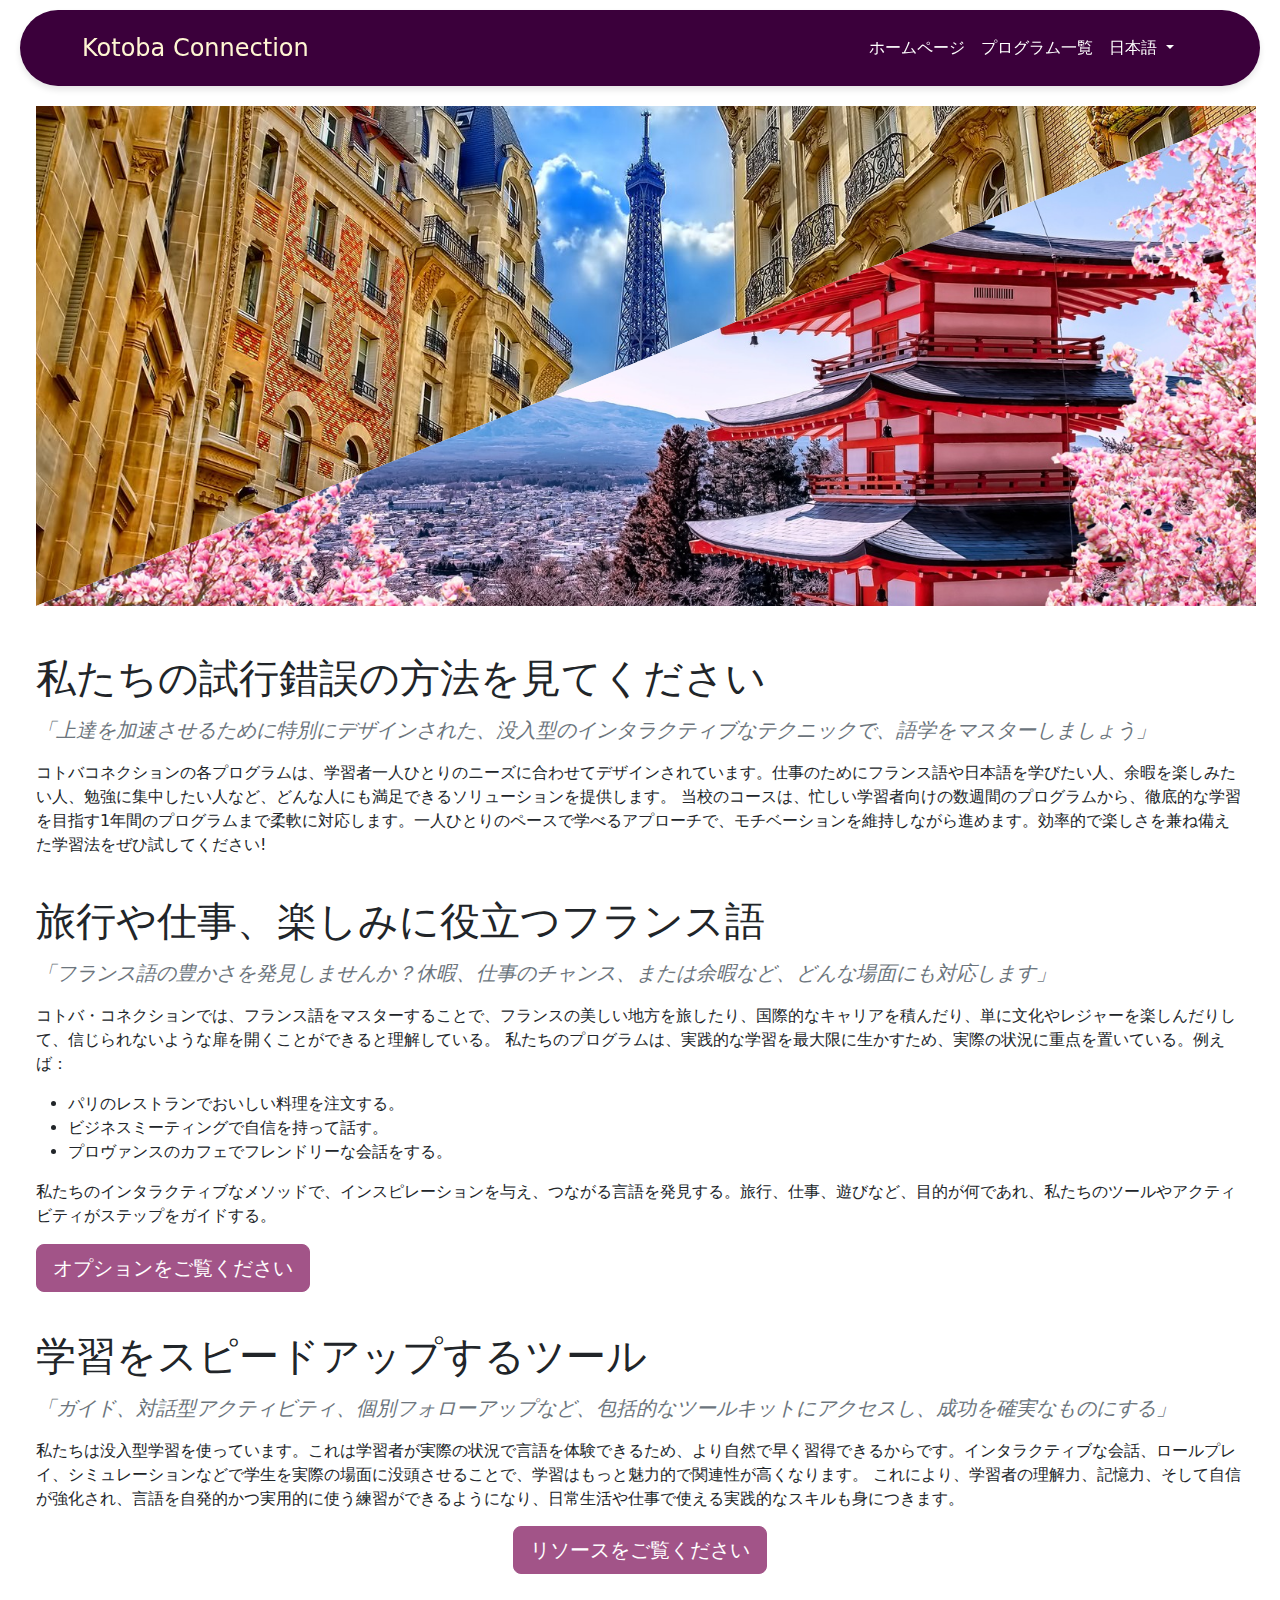
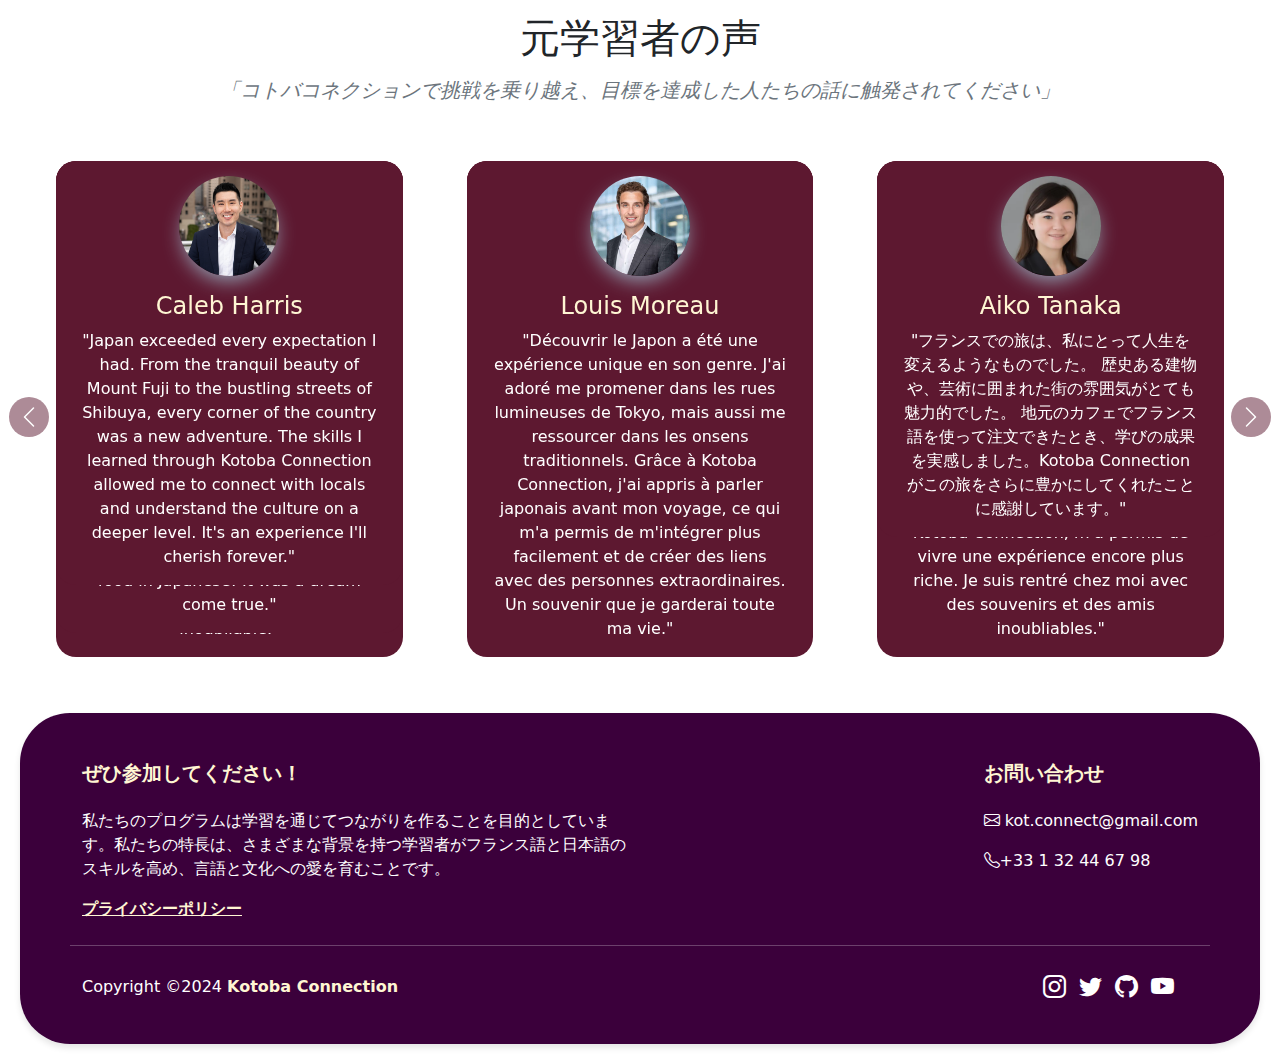
<file: index_JAP.html>
<!DOCTYPE html>
<html lang="en">
<head>
    <meta charset="UTF-8">
    <meta name="viewport" content="width=device-width, initial-scale=1.0">
    <title>Home</title>
    <link href="https://cdn.jsdelivr.net/npm/bootstrap@5.3.3/dist/css/bootstrap.min.css" rel="stylesheet" integrity="sha384-QWTKZyjpPEjISv5WaRU9OFeRpok6YctnYmDr5pNlyT2bRjXh0JMhjY6hW+ALEwIH" crossorigin="anonymous">
    <script src="https://cdn.jsdelivr.net/npm/bootstrap@5.3.3/dist/js/bootstrap.bundle.min.js" integrity="sha384-YvpcrYf0tY3lHB60NNkmXc5s9fDVZLESaAA55NDzOxhy9GkcIdslK1eN7N6jIeHz" crossorigin="anonymous"></script>
    <link href="mystyle.css" rel="stylesheet">
    <link href="https://cdn.jsdelivr.net/npm/bootstrap-icons/font/bootstrap-icons.css" rel="stylesheet">
</head>
<body>
    <!-- Navbar -->
    <nav class="navbar navbar-expand-lg nav-bg sticky-top" data-bs-theme="dark">
        <div class="container">
            <!-- Logo/Title -->
            <a class="navbar-brand fs-4 gold-txt" href="#">Kotoba Connection</a>
          <!--Toggle Btn -->
          <button class="navbar-toggler" type="button" data-bs-toggle="offcanvas" data-bs-target="#offcanvasNavbar" aria-controls="offcanvasNavbar" aria-label="Toggle navigation">
            <span class="navbar-toggler-icon"></span>
          </button>
          <div class="offcanvas offcanvas-end" tabindex="-1" id="offcanvasNavbar" aria-labelledby="offcanvasNavbarLabel">
            <div class="offcanvas-header">
              <h5 class="offcanvas-title" id="offcanvasNavbarLabel">Kotoba Connection</h5>
              <button type="button" class="btn-close" data-bs-dismiss="offcanvas" aria-label="Close"></button>
            </div>
            <div class="offcanvas-body">
              <ul class="navbar-nav justify-content-end flex-grow-1 pe-3">
                <li class="nav-item">
                  <a class="nav-link active" aria-current="page" href="index.html">ホームページ</a>
                </li>
                <li class="nav-item">
                  <a class="nav-link active" href="#">プログラム一覧</a>
                </li>
                <li class="nav-item dropdown">
                  <a class="nav-link active dropdown-toggle" href="#" role="button" data-bs-toggle="dropdown" aria-expanded="false">
                    日本語
                  </a>
                  <ul class="dropdown-menu">
                    <li><a class="dropdown-item" href="./index_ENG.html">English</a></li>
                    <li><a class="dropdown-item" href="./index_JAP.html">日本語</a></li>
                    <li><a class="dropdown-item" href="./index.html">Francais</a></li>
                  </ul>
                </li>
              </ul>
              
            </div>
          </div>
        </div>
      </nav>

    <!-- Content -->
    <div class="container px-3" id="body-content">
      <div class="row text-center mb-5">
        <div class="col-12 diagonal-container image-container position-relative" style="margin-top: 20px;">
          <div class="image image1"></div>
          <div class="image image2"></div>
      </div>
    </div>
        <div class="row">
            <h1>私たちの試行錯誤の方法を見てください</h1>
            <div class="col-12">
              <p class="subheading_txt">「上達を加速させるために特別にデザインされた、没入型のインタラクティブなテクニックで、語学をマスターしましょう」</p>

              コトバコネクションの各プログラムは、学習者一人ひとりのニーズに合わせてデザインされています。仕事のためにフランス語や日本語を学びたい人、余暇を楽しみたい人、勉強に集中したい人など、どんな人にも満足できるソリューションを提供します。
              当校のコースは、忙しい学習者向けの数週間のプログラムから、徹底的な学習を目指す1年間のプログラムまで柔軟に対応します。一人ひとりのペースで学べるアプローチで、モチベーションを維持しながら進めます。効率的で楽しさを兼ね備えた学習法をぜひ試してください!</div>
        </div>
        <div class="row" style="padding-top: 40px;">
          <h1>旅行や仕事、楽しみに役立つフランス語</h1>
          <div class="col-12">
            <p class="subheading_txt">「フランス語の豊かさを発見しませんか？休暇、仕事のチャンス、または余暇など、どんな場面にも対応します」</p>
            <p>コトバ・コネクションでは、フランス語をマスターすることで、フランスの美しい地方を旅したり、国際的なキャリアを積んだり、単に文化やレジャーを楽しんだりして、信じられないような扉を開くことができると理解している。
                私たちのプログラムは、実践的な学習を最大限に生かすため、実際の状況に重点を置いている。例えば：
                  <ul>
                      <li>パリのレストランでおいしい料理を注文する。</li>
                      <li>ビジネスミーティングで自信を持って話す。</li>
                      <li>プロヴァンスのカフェでフレンドリーな会話をする。</li>
                  </ul>
                  私たちのインタラクティブなメソッドで、インスピレーションを与え、つながる言語を発見する。旅行、仕事、遊びなど、目的が何であれ、私たちのツールやアクティビティがステップをガイドする。</p>
            <button type="button" class="btn btn-primary custom-btn btn-lg">オプションをご覧ください</button>
          </div>
      </div>
       
        <div class="row" style="padding-top: 40px;">
            <h1>学習をスピードアップするツール</h1>
            <div class="col-12">
              <p class="subheading_txt">「ガイド、対話型アクティビティ、個別フォローアップなど、包括的なツールキットにアクセスし、成功を確実なものにする」</p>
              私たちは没入型学習を使っています。これは学習者が実際の状況で言語を体験できるため、より自然で早く習得できるからです。インタラクティブな会話、ロールプレイ、シミュレーションなどで学生を実際の場面に没頭させることで、学習はもっと魅力的で関連性が高くなります。
              これにより、学習者の理解力、記憶力、そして自信が強化され、言語を自発的かつ実用的に使う練習ができるようになり、日常生活や仕事で使える実践的なスキルも身につきます。
              <div class="col text-center" style="margin-top: 15px;">
                <button type="button" class="btn btn-primary custom-btn btn-lg">リソースをご覧ください</button>
              </div>
            </div>
        </div>
        <div class="row" style="padding-top: 40px;">
            <h1 class="text-center">元学習者の声</h1>
            <div class="col-12">
              <p class="subheading_txt text-center">「コトバコネクションで挑戦を乗り越え、目標を達成した人たちの話に触発されてください」</p>
            </div>
        </div>
        <div id="carouselExampleCaptions" class="carousel slide" style="margin-top: 40px; margin-bottom: 40px;">
          <div class="carousel-inner">
            <div class="carousel-item active">
              <div class="row">
                <div class="col-md mb-3">
                  <div class="card text-center">
                    <img class="card-img-top" src="./LinkedIn-Headshot-Examples-1.webp" alt="">
                    <div class="card-body">
                      <h4 class="gold-txt">Élise Moreau</h4>
                      <p class="card-text white-txt">"Mon voyage au Japon a été une expérience transformative. Les traditions, la culture et les gens m'ont accueillie avec tant de chaleur. 
                        Découvrir Kyoto, avec ses temples paisibles et ses jardins magnifiques, 
                        m'a permis de voir le monde d'une nouvelle manière. Grâce à Kotoba Connection, j'ai pu communiquer avec 
                        les habitants et mieux comprendre leur mode de vie. C'était une aventure inoubliable."</p>
                    </div>
                  </div>
                </div>
                <div class="col-md mb-3">
                  <div class="card text-center">
                    <img class="card-img-top" src="Tokyo+-+Headshot+-+Photographer+Anthony+Wood+(4).jpg" alt="">
                    <div class="card-body">
                      <h4 class="gold-txt">Haruki Takahashi</h4>
                      <p class="card-text white-txt">"フランスへの旅は私の人生の中で最も思い出深い経験の一つです。パリのエッフェル塔やルーブル美術館、そしてプロヴァンスの美しい風景は、すべて息をのむようなものでした。
                        フランス語を学んだおかげで、地元の人々と交流し、本物のフランス文化に触れることができました。Kotoba Connectionのおかげで、この夢のような冒険が現実になりました!"</p>
                    </div>
                  </div>
                </div>
                <div class="col-md mb-3">
                  <div class="card text-center">
                    <img class="card-img-top" src="./Tokyo+-+Headshot+-+Photographer+Anthony+Wood+(9).jpg" alt="">
                    <div class="card-body">
                      <h4 class="gold-txt">Sakura Tanaka</h4>
                      <p class="card-text white-txt">"フランスで過ごした時間は、私にとって新しい世界を開くものでした。美しい街並み、歴史ある建物、そしてフランス料理は本当に素晴らしかったです。
                        特に地元の市場でフランス語を使って交渉するのは、ちょっとした挑戦でありながら、とても楽しかったです。Kotoba Connectionがなければ、ここまでの経験はできなかったでしょう。"</p>
                    </div>
                  </div>
                </div>
              </div>
            </div>
            <div class="carousel-item active">
              <div class="row">
                <div class="col-md mb-3">
                  <div class="card text-center">
                    <img class="card-img-top" src="./image1.jpg" alt="">
                    <div class="card-body">
                      <h4 class="gold-txt">Ethan Walker</h4>
                      <p class="card-text white-txt">"Traveling to Japan was an eye-opening experience. I was amazed by the blend of modernity and tradition in cities like Tokyo and Osaka. 
                        The hospitality of the locals and their willingness to share their culture made the trip even more special. 
                        Thanks to Kotoba Connection, I felt confident navigating Japan and even ordering food in Japanese! It was a dream come true."</p>
                    </div>
                  </div>
                </div>
                <div class="col-md mb-3">
                  <div class="card text-center">
                    <img class="card-img-top" src="./Tokyo+-+Headshot+-+Photographer+Anthony+Wood+(1).jpg" alt="">
                    <div class="card-body">
                      <h4 class="gold-txt">Madison Reed</h4>
                      <p class="card-text white-txt">"Visiting France was everything I had dreamed of and more. From strolling through Paris to exploring the vineyards in Bordeaux, every moment felt like stepping into a postcard. 
                        Learning French through Kotoba Connection made all the difference—I was able to chat with locals and truly immerse myself in the culture. This trip will always hold a special place in my heart."</p>
                    </div>
                  </div>
                </div>
                <div class="col-md mb-3">
                  <div class="card text-center">
                    <img class="card-img-top" src="./Tokyo+-+Headshot+-+Photographer+Anthony+Wood+(7).jpg" alt="">
                    <div class="card-body">
                      <h4 class="gold-txt">Julien Laurent</h4>
                      <p class="card-text white-txt">"J'ai toujours rêvé de découvrir le Japon, et ce voyage a dépassé toutes mes attentes. De la cuisine exquise à Tokyo aux temples traditionnels de Nara, chaque instant était magique. 
                        Pouvoir converser avec les habitants en japonais, grâce à mes cours avec Kotoba Connection, m'a permis de vivre une expérience encore plus riche. Je suis rentré chez moi avec des souvenirs et des amis inoubliables."</p>
                    </div>
                  </div>
                </div>
              </div>
            </div>
            <div class="carousel-item active">
              <div class="row">
                <div class="col-md mb-3">
                  <div class="card text-center">
                    <img class="card-img-top" src="./linkedin-Headshots.webp" alt="">
                    <div class="card-body">
                      <h4 class="gold-txt">Caleb Harris</h4>
                      <p class="card-text white-txt">"Japan exceeded every expectation I had. From the tranquil beauty of Mount Fuji to the bustling streets of Shibuya, every corner of the country was a new adventure. 
                        The skills I learned through Kotoba Connection allowed me to connect with locals and understand the culture on a deeper level. It's an experience I'll cherish forever."</p>
                    </div>
                  </div>
                </div>
                <div class="col-md mb-3">
                  <div class="card text-center">
                    <img class="card-img-top" src="David-Chang-Photography-Headshots-Toronto-61-1536x1536.jpg" alt="">
                    <div class="card-body">
                      <h4 class="gold-txt">Louis Moreau</h4>
                      <p class="card-text white-txt">"Découvrir le Japon a été une expérience unique en son genre. J'ai adoré me promener dans les rues lumineuses de Tokyo, mais aussi me ressourcer dans les onsens traditionnels. 
                        Grâce à Kotoba Connection, j'ai appris à parler japonais avant mon voyage, ce qui m'a permis de m'intégrer plus facilement et de créer des liens avec des personnes extraordinaires. Un souvenir que je garderai toute ma vie."</p>
                    </div>
                  </div>
                </div>
                <div class="col-md mb-3">
                  <div class="card text-center">
                    <img class="card-img-top" src="./64f1139b7e604f2e5e42a1be_011sJ3HjgjxV8AdQWfLNH4dDQZnDNushzSJETDBXsfk.webp" alt="">
                    <div class="card-body">
                      <h4 class="gold-txt">Aiko Tanaka</h4>
                      <p class="card-text white-txt">"フランスでの旅は、私にとって人生を変えるようなものでした。
                        歴史ある建物や、芸術に囲まれた街の雰囲気がとても魅力的でした。
                        地元のカフェでフランス語を使って注文できたとき、学びの成果を実感しました。Kotoba Connectionがこの旅をさらに豊かにしてくれたことに感謝しています。"</p>
                    </div>
                  </div>
                </div>
              </div>
            </div>
          </div>
          <!-- Left Indicator -->
    <button class="carousel-control-prev" type="button" data-bs-target="#carouselExampleCaptions" data-bs-slide="prev">
      <span class="carousel-control-prev-icon" aria-hidden="true"></span>
      <span class="visually-hidden">Previous</span>
  </button>

  <!-- Right Indicator -->
  <button class="carousel-control-next" type="button" data-bs-target="#carouselExampleCaptions" data-bs-slide="next">
      <span class="carousel-control-next-icon" aria-hidden="true"></span>
      <span class="visually-hidden">Next</span>
  </button>
        
        </div>
        
    </div>

    <!-- Footer -->
    <footer class="footer nav-bg text-white pt-5 pb-4">
        <div class="container text-md-left">
            <div class="row">
              <div class="col-md-6 d-flex flex-column justify-content-start">
                <h5 class="text-uppercase mb-4 fw-bold gold-txt">ぜひ参加してください！</h5>
                <p>私たちのプログラムは学習を通じてつながりを作ることを目的としています。私たちの特長は、さまざまな背景を持つ学習者がフランス語と日本語のスキルを高め、言語と文化への愛を育むことです。</p>
                <a href="https://www.websitepolicies.com/blog/sample-privacy-policy-template" class="text-uppercase mb-4 fw-bold gold-txt">プライバシーポリシー</a>
              </div>
              <div class="col-md-6 d-flex flex-column align-items-end">
                <div class="text-start" style="width: fit-content;">
                  <h5 class="text-uppercase mb-4 fw-bold gold-txt">お問い合わせ</h5>
                <p>
                  <i class="bi bi-envelope"></i> kot.connect@gmail.com
                </p>
                <p>
                  <i class="bi bi-telephone"></i>+33 1 32 44 67 98
                </p>
                </div>
              </div>
              <hr class="mb-4">
              <div class="row align-items-center">
                  <div class="col-6">
                    <p> Copyright ©2024
                      <a href="#" style="text-decoration: none;">
                        <strong class="gold-txt">Kotoba Connection</strong>
                      </a>
                    </p>
                  </div>
                  <div class="col-6 ms-auto text-end">
                    <div class="text-md-right">
                      <ul class="list-unstyled list-inline">
                        <li class="list-inline-item">
                          <a href="#" class="btn-floating btn-sm text-white" style="font-size: 23px;"><i class="bi bi-instagram"></i></a>
                        </li>
                        <li class="list-inline-item">
                          <a href="#" class="btn-floating btn-sm text-white" style="font-size: 23px;"><i class="bi bi-twitter"></i></a>
                        </li>
                        <li class="list-inline-item">
                          <a href="https://github.com/Kikrovo/Kotoba" class="btn-floating btn-sm text-white" style="font-size: 23px;"><i class="bi bi-github"></i></a>
                        </li>
                        <li class="list-inline-item">
                          <a href="#" class="btn-floating btn-sm text-white" style="font-size: 23px;"><i class="bi bi-youtube"></i></a>
                        </li>
                      </ul>
                    </div>
                  </div>
              </div>
            </div>
        </div>
    </footer>
    
</body>
</html>
</file>
<file: mystyle.css>
#body-content{
    max-width: 1280px; 
    padding: 0;
}

.nav-bg{
    background-color: #3b003b;
    border-radius: 50px; /* Rounds the navbar */
    padding: 15px 30px; /* Adds padding for a rounded effect */
    box-shadow: 0 4px 6px rgba(0, 0, 0, 0.1); /* Subtle shadow for depth */
}
.image-container {
    position: relative; /* Ensures the logo positions relative to this container */
}


.navbar {
    
    margin-top: 10px; /* Add some space around the navbar */
}

body {
    padding-left: 20px;
    padding-right: 20px;
    padding-bottom: 20px;
}

.navbar-logo {
    width: 80px; /* Adjust size to make it readable */
    height: auto; /* Maintain aspect ratio */
    margin-right: 15px; /* Add spacing between the logo and adjacent elements */
    object-fit: contain; /* Ensures the logo fills the dimensions proportionally */
    border-radius: 10px; /* Rounds the corners */
}

.navbar-toggler {
    border: none; /* Removes border from the toggle button */
    outline: none; /* Removes focus outline */
}


.offcanvas {
    border-radius: 0 0 15px 15px; /* Round offcanvas edges slightly */
}

.gold-txt{
    color: #FFF6D3;
}

.white-txt{
    color: white;
}

.card-img-top{
    max-width: 100px;
    border-radius: 50%;
    margin: 15px auto 0;
    box-shadow: 0 8px 20px -4px #95abbb;
    width: 100px;
    height: 100px;
}

.carousel-control-prev,
.carousel-control-next {
    position: absolute;
    top: 50%;
    transform: translateY(-50%);
    z-index: 2; /* Ensure the buttons stay above carousel content */
    width: 50px;
    height: 50px;
    background: none; /* Remove default background */
    outline: none;
    border: none;
    padding: 0;
    cursor: pointer;
}

/* Position arrows outside the carousel with limits */
.carousel-control-prev {
    left: calc(-2rem); /* Dynamically offset based on screen size */
}

.carousel-control-next {
    right: calc(-2rem); /* Dynamically offset based on screen size */
}

/* Styling for arrow icons */
.carousel-control-prev-icon,
.carousel-control-next-icon {
    background-color: #5d1830; /* Blue for normal state */
    border-radius: 50%; /* Rounded buttons */
    width: 40px;
    height: 40px;
    background-size: 60%; /* Adjust arrow size inside the button */
    background-repeat: no-repeat;
    background-position: center;
}

/* Hover state styles for arrows */
.carousel-control-prev-icon:hover,
.carousel-control-next-icon:hover {
    background-color: #8f264a; 
    transition: background-color 0.3s ease; /* Smooth color change */
}

/* Responsive design for smaller screens */
@media (max-width: 1400px) {
    .carousel-control-prev {
        left: calc(-2rem); /* Dynamically offset based on screen size */
    }
    .carousel-control-next {
        right: calc(-2rem); /* Dynamically offset based on screen size */
    }
}

@media (max-width: 1024px) {
    .carousel-control-prev,
    .carousel-control-next {
        width: 40px; /* Adjust button size */
        height: 40px;
    }
    .carousel-control-prev {
        left: calc(-2rem); /* Dynamically offset based on screen size */
    }
    .carousel-control-next {
        right: calc(-2rem); /* Dynamically offset based on screen size */
    }
}

@media (max-width: 768px) {
    .carousel-control-prev,
    .carousel-control-next {
        width: 35px;
        height: 35px;
    }
    .carousel-control-prev {
        left: calc(-2rem); /* Dynamically offset based on screen size */
    }
    .carousel-control-next {
        right: calc(-2rem); /* Dynamically offset based on screen size */
    }
}

@media (max-width: 576px) {
    .carousel-control-prev,
    .carousel-control-next {
        width: 30px;
        height: 30px;
    }
    .carousel-control-prev {
        left: calc(-2rem); /* Dynamically offset based on screen size */
    }
    .carousel-control-next {
        right: calc(-2rem); /* Dynamically offset based on screen size */
    }
}

.custom-btn {
    background-color: #a25488 !important;  /* Change this to your desired color */
    border-color: #a25488 !important;      /* Same as above */
    color: #fff !important;                /* Text color */
  }


.custom-btn:hover{
    background-color: #63224d !important;
    transition: background-color 0.3s ease !important;
}
.diagonal-container {
    position: relative;
    width: 100%; /* Adjust as needed */
    height: 500px; /* Adjust as needed */
    overflow: hidden;
}

.image {
    position: absolute;
    width: 100%;
    height: 100%;
    background-size: cover;
    background-position: center;
    clip-path: polygon(0 0, 100% 0, 0 100%);
}

.image1 {
    background-image: url('paris_france_building_103526_1600x900.jpg'); /* Replace with your first image path */
    clip-path: polygon(0 0, 100% 0, 0 100%);
}

.my-content{
    padding-left: 15px; /* Adjust as needed */
    padding-right: 15px;
}

.image2 {
    background-image: url('l-intro-1732184146.jpg'); /* Replace with your second image path */
    clip-path: polygon(100% 0, 100% 100%, 0 100%);
}


.card{
    background: #5d1830;
    margin: 0 20px;
    padding: 0 10px;
    border-radius: 20px;
    border: 0;
}

.subheading_txt {
    font-size: 1.25rem; /* Adjust size to be smaller than headings */
    color: #6c757d; /* A muted color for lower contrast, e.g., Bootstrap's muted gray */
    font-style: italic; /* Italicize the text */
    margin-top: 5px; 
}

#su-btn{
    margin: 10px;
    background-color: blue;
    border-color: purple;
}

#block-1{
    height: 500px;
    position: inherit;
    left: 0px;
    right: 0px;
    overflow: hidden;
}


.img-fluid {
    width: 100%;
    object-fit: contain;
    height: auto;
}
</file>
